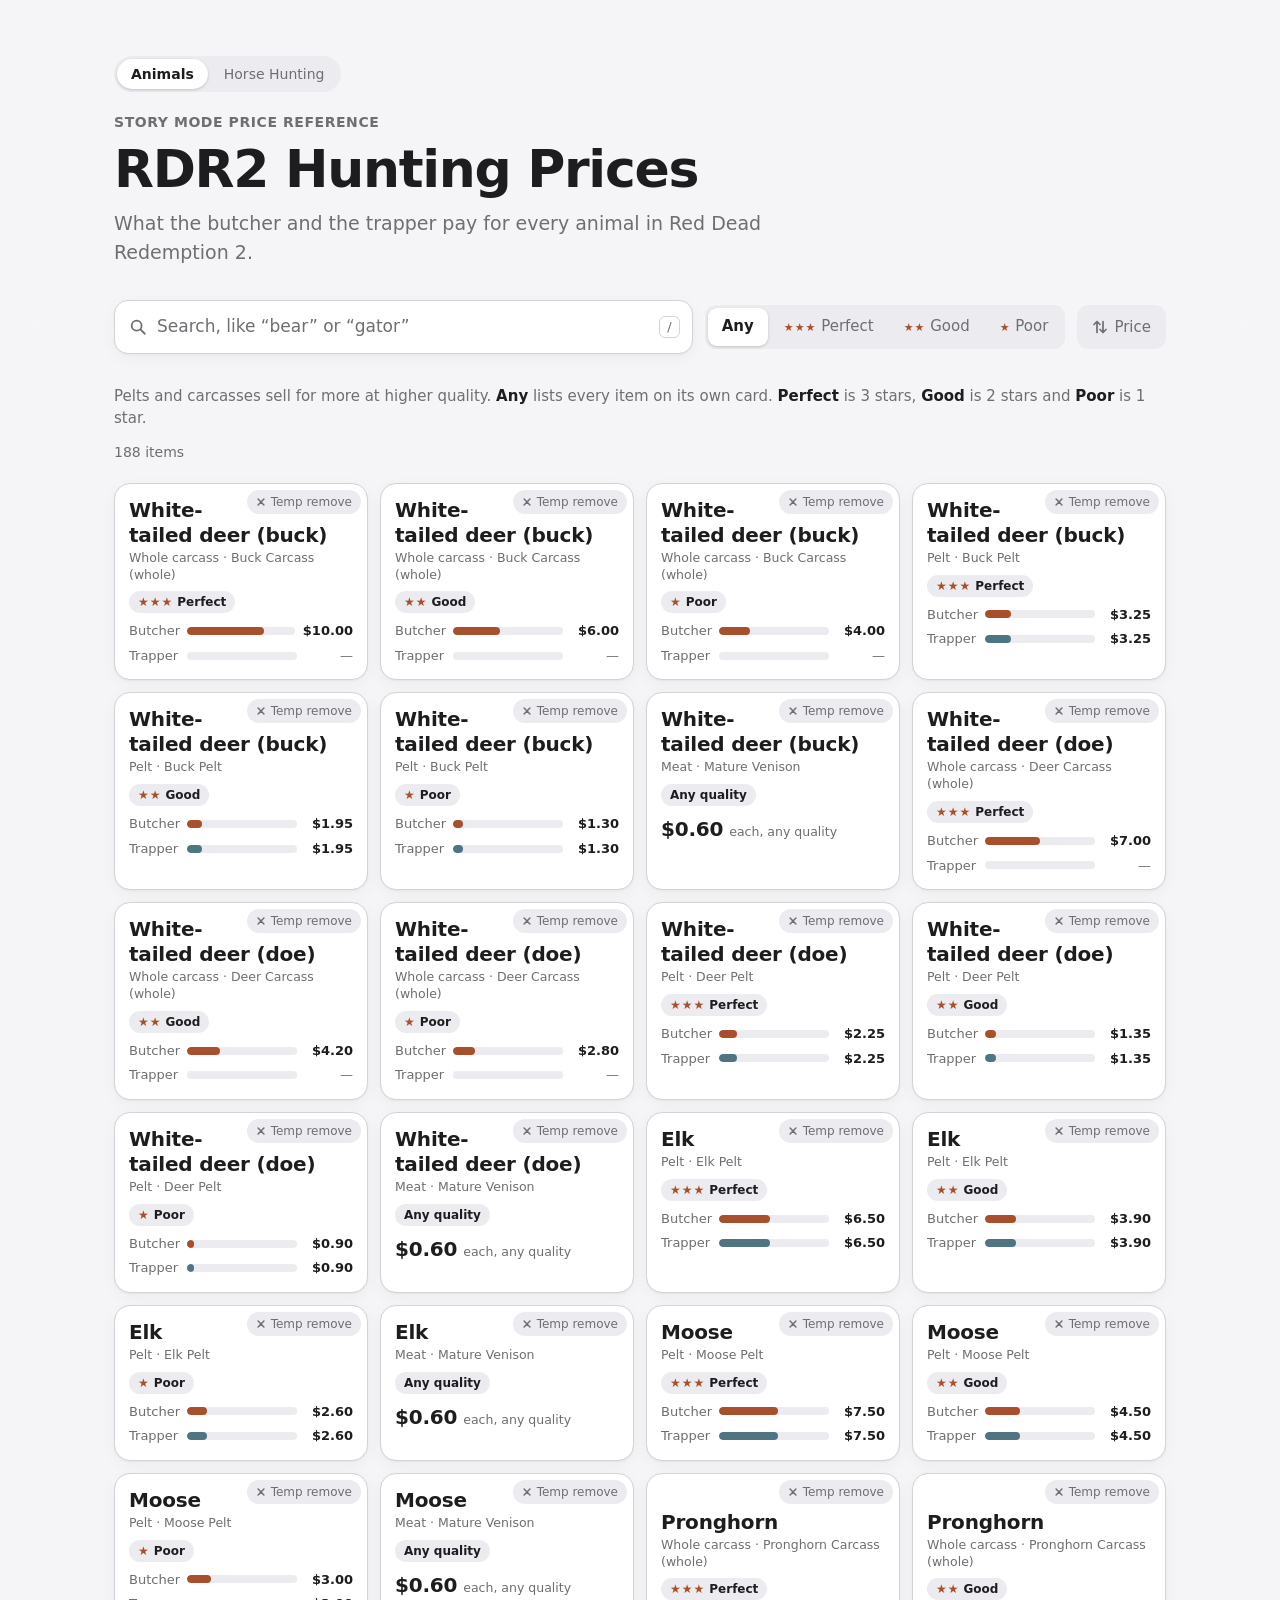
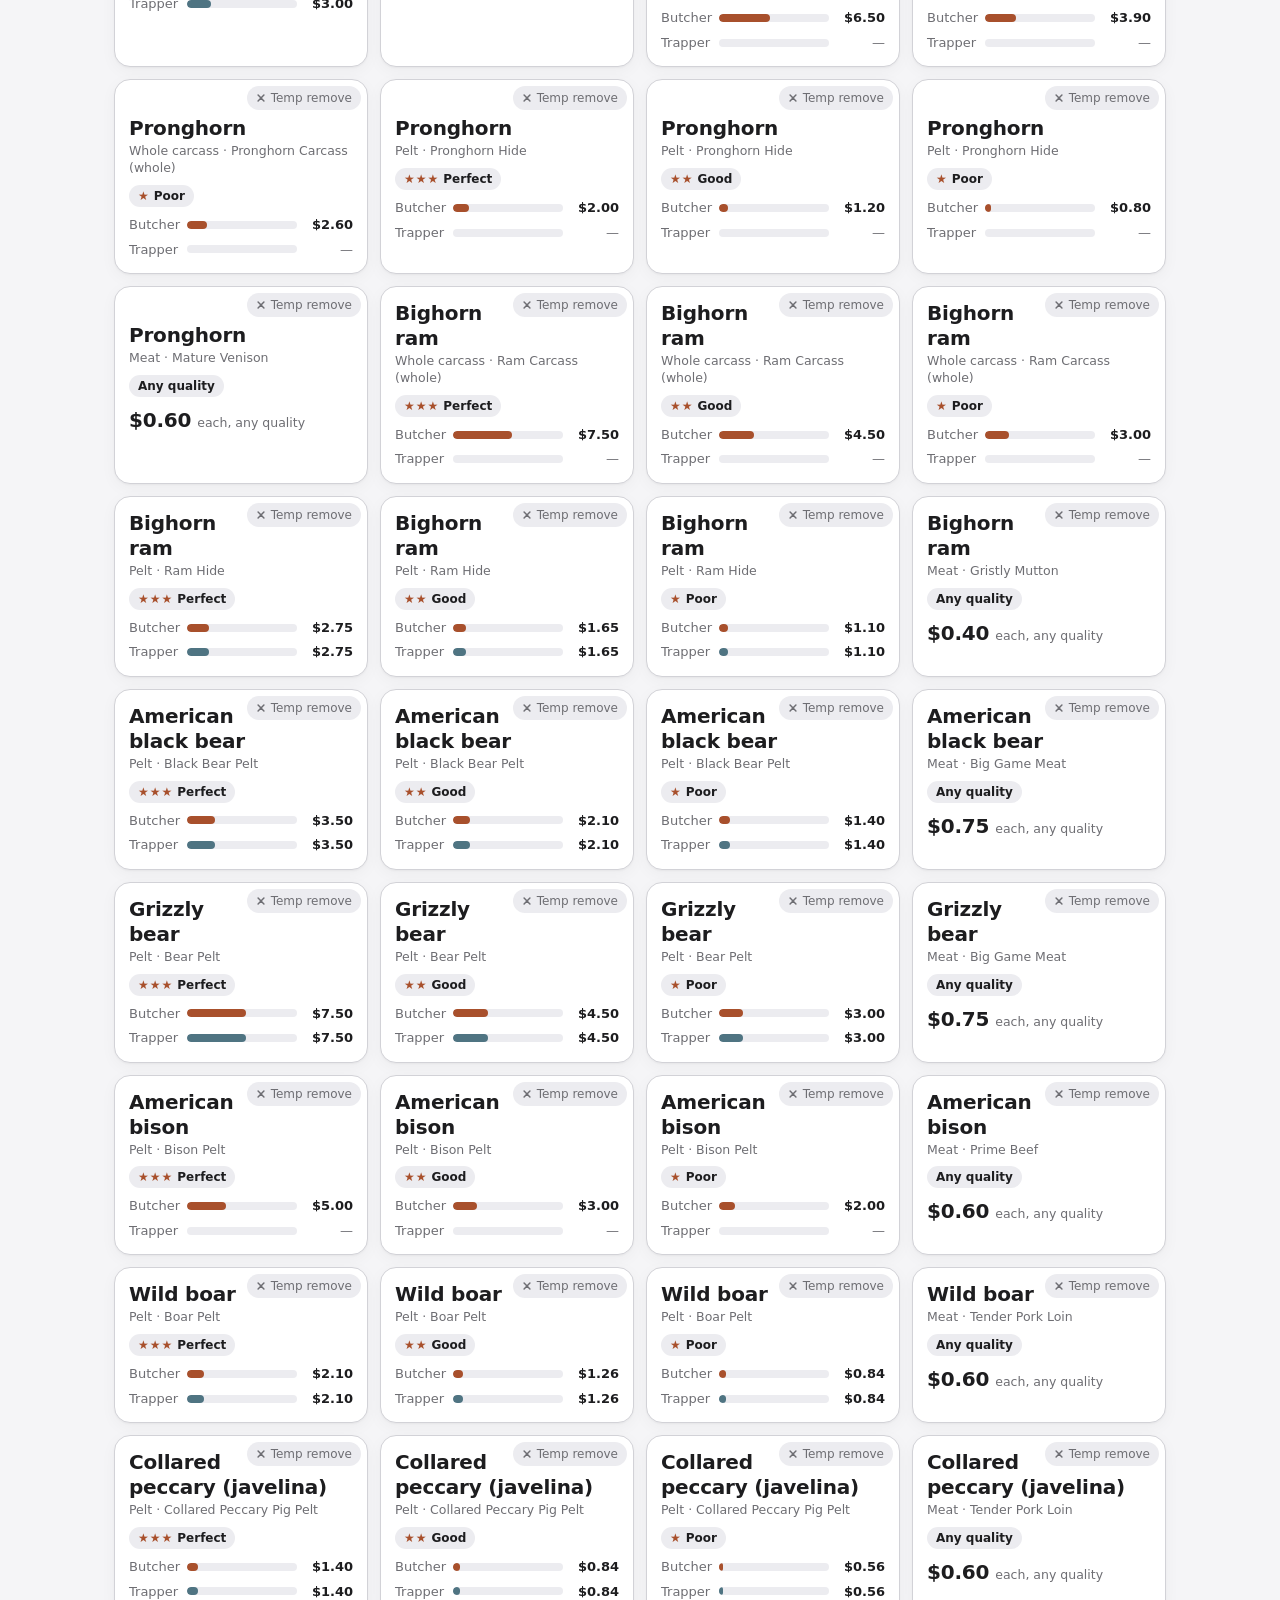
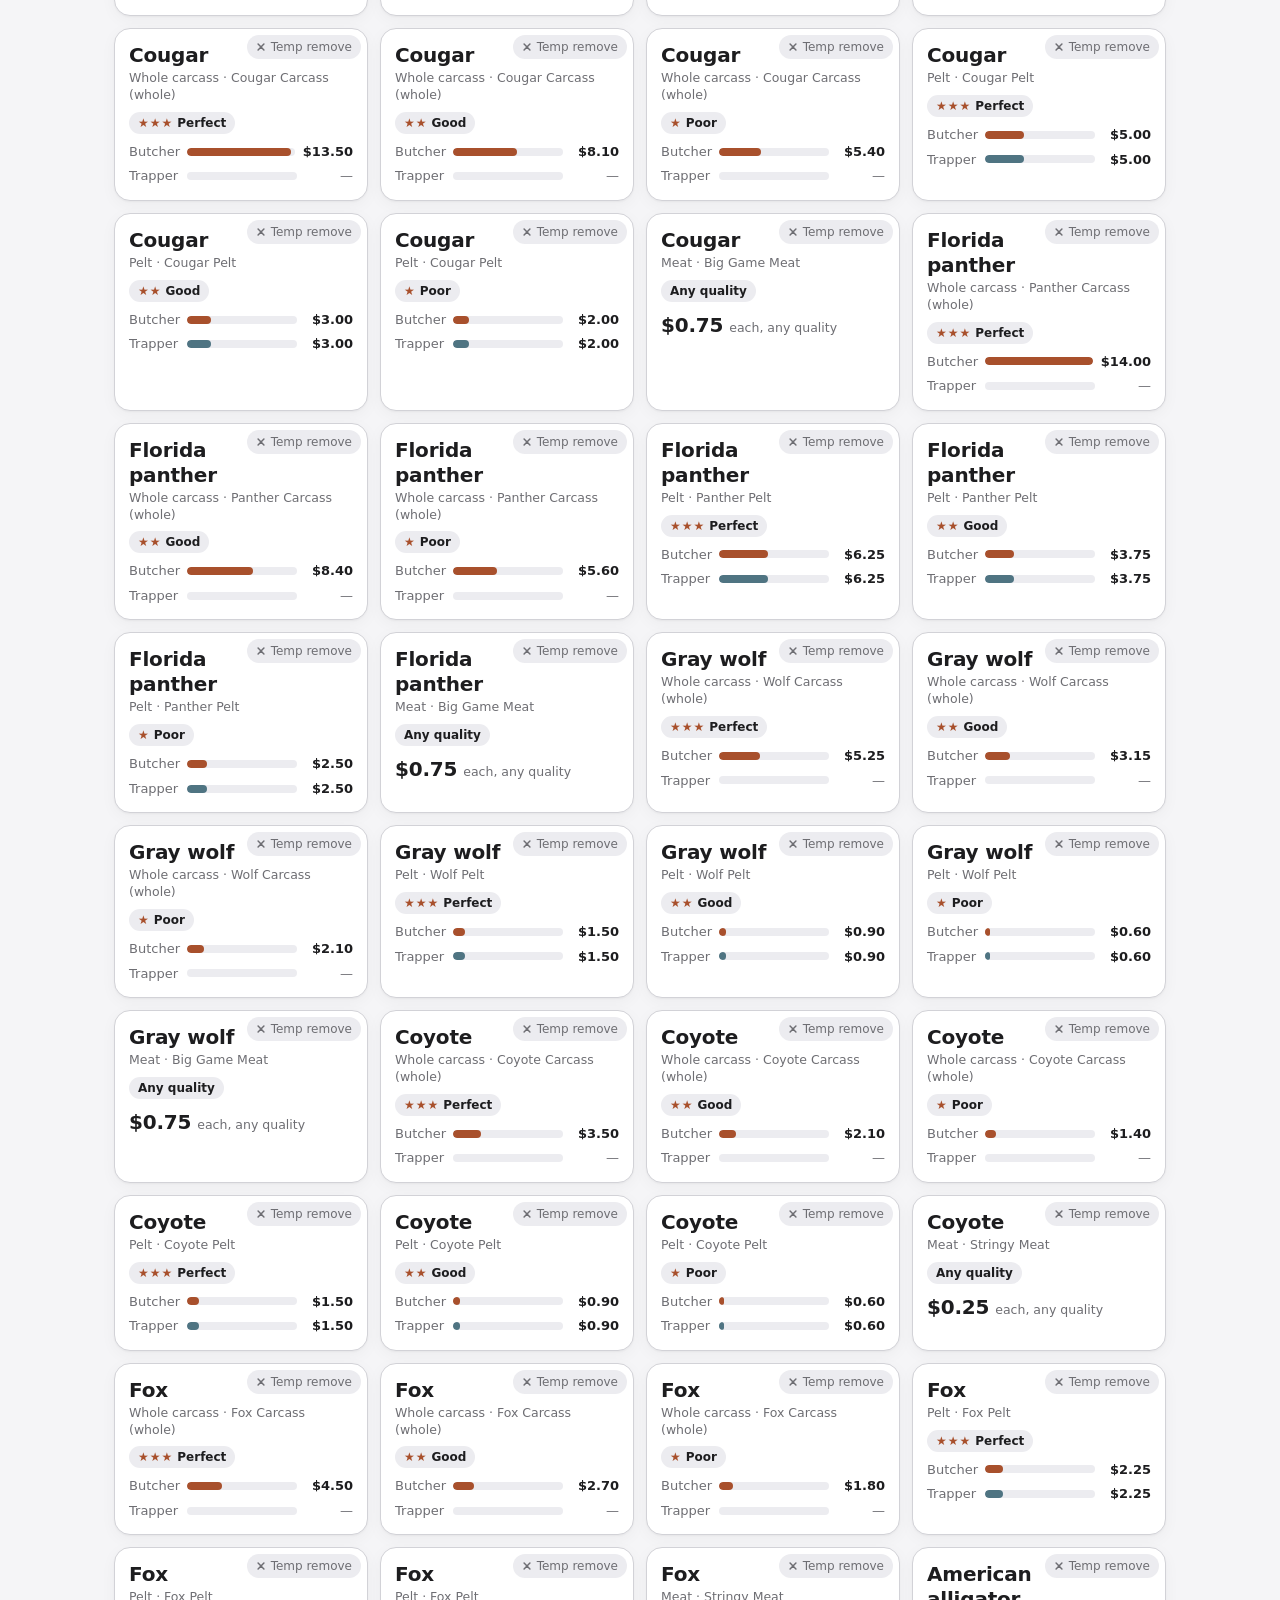
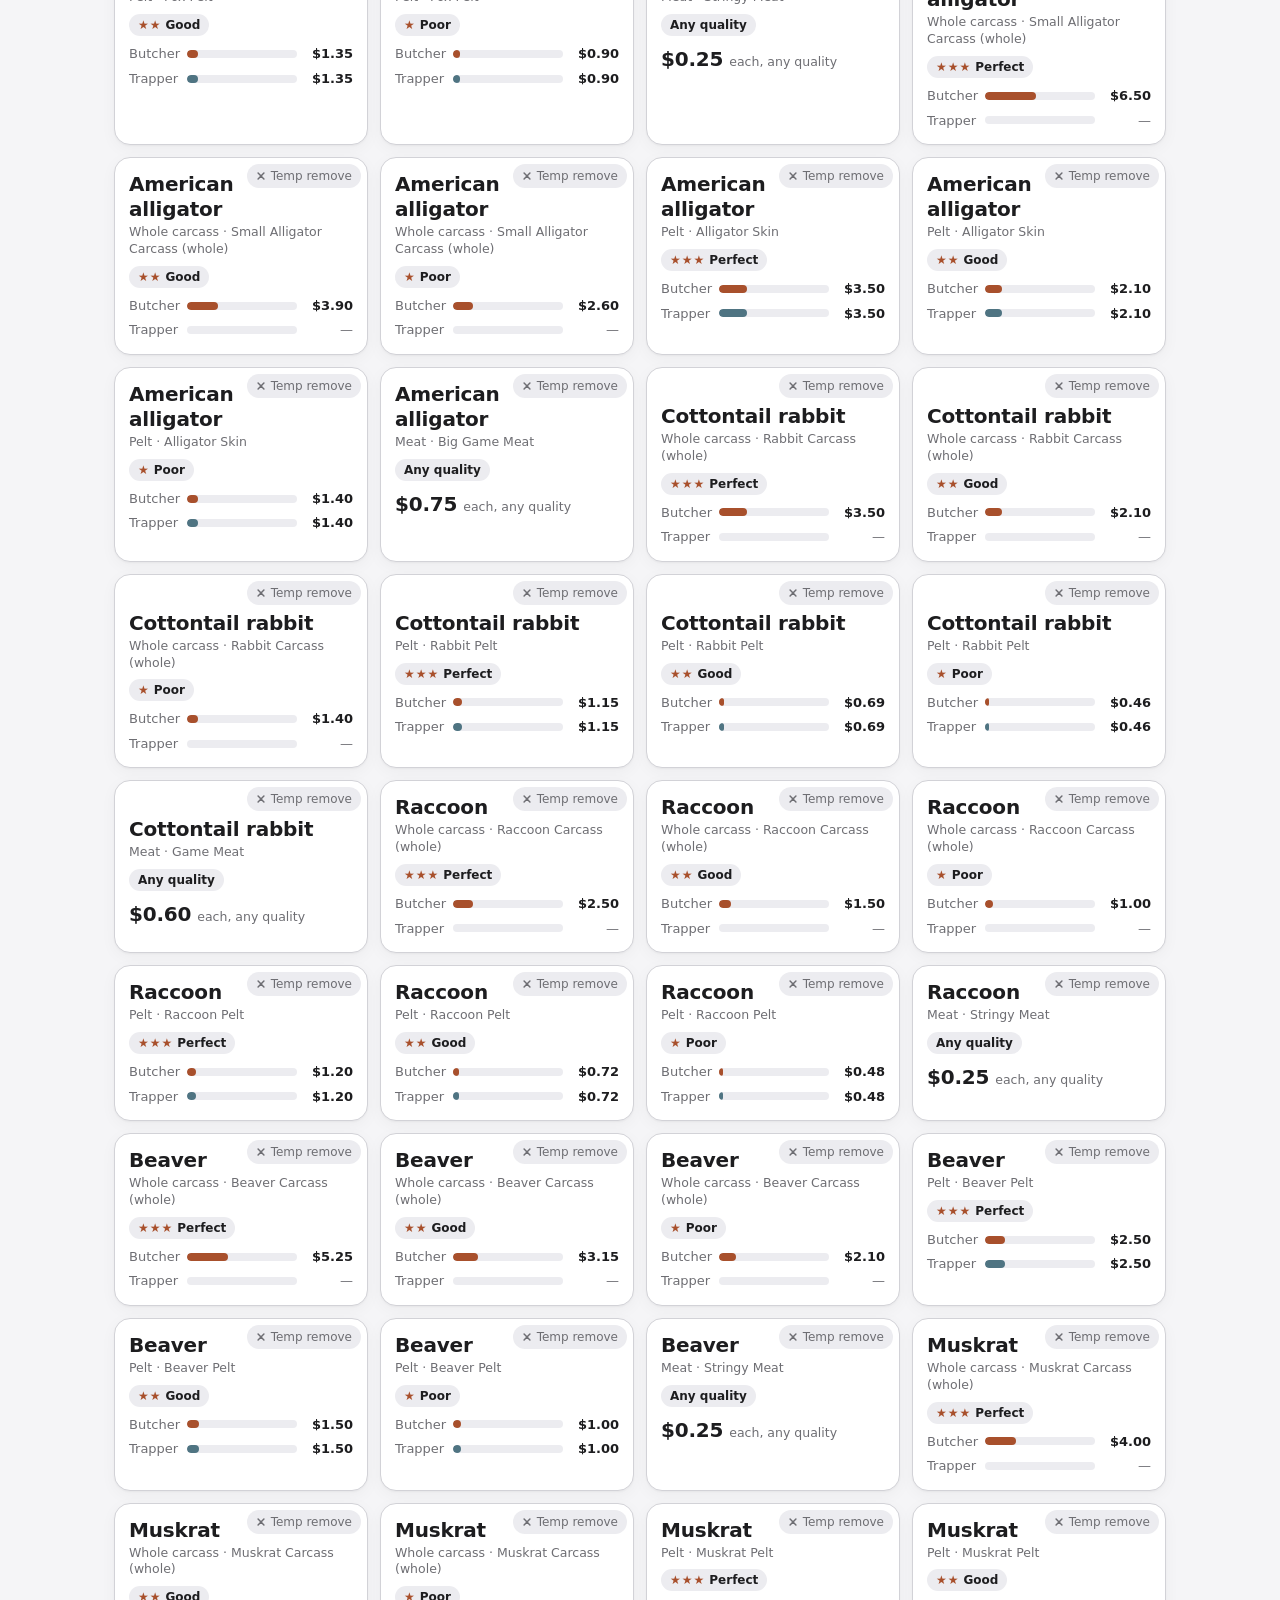
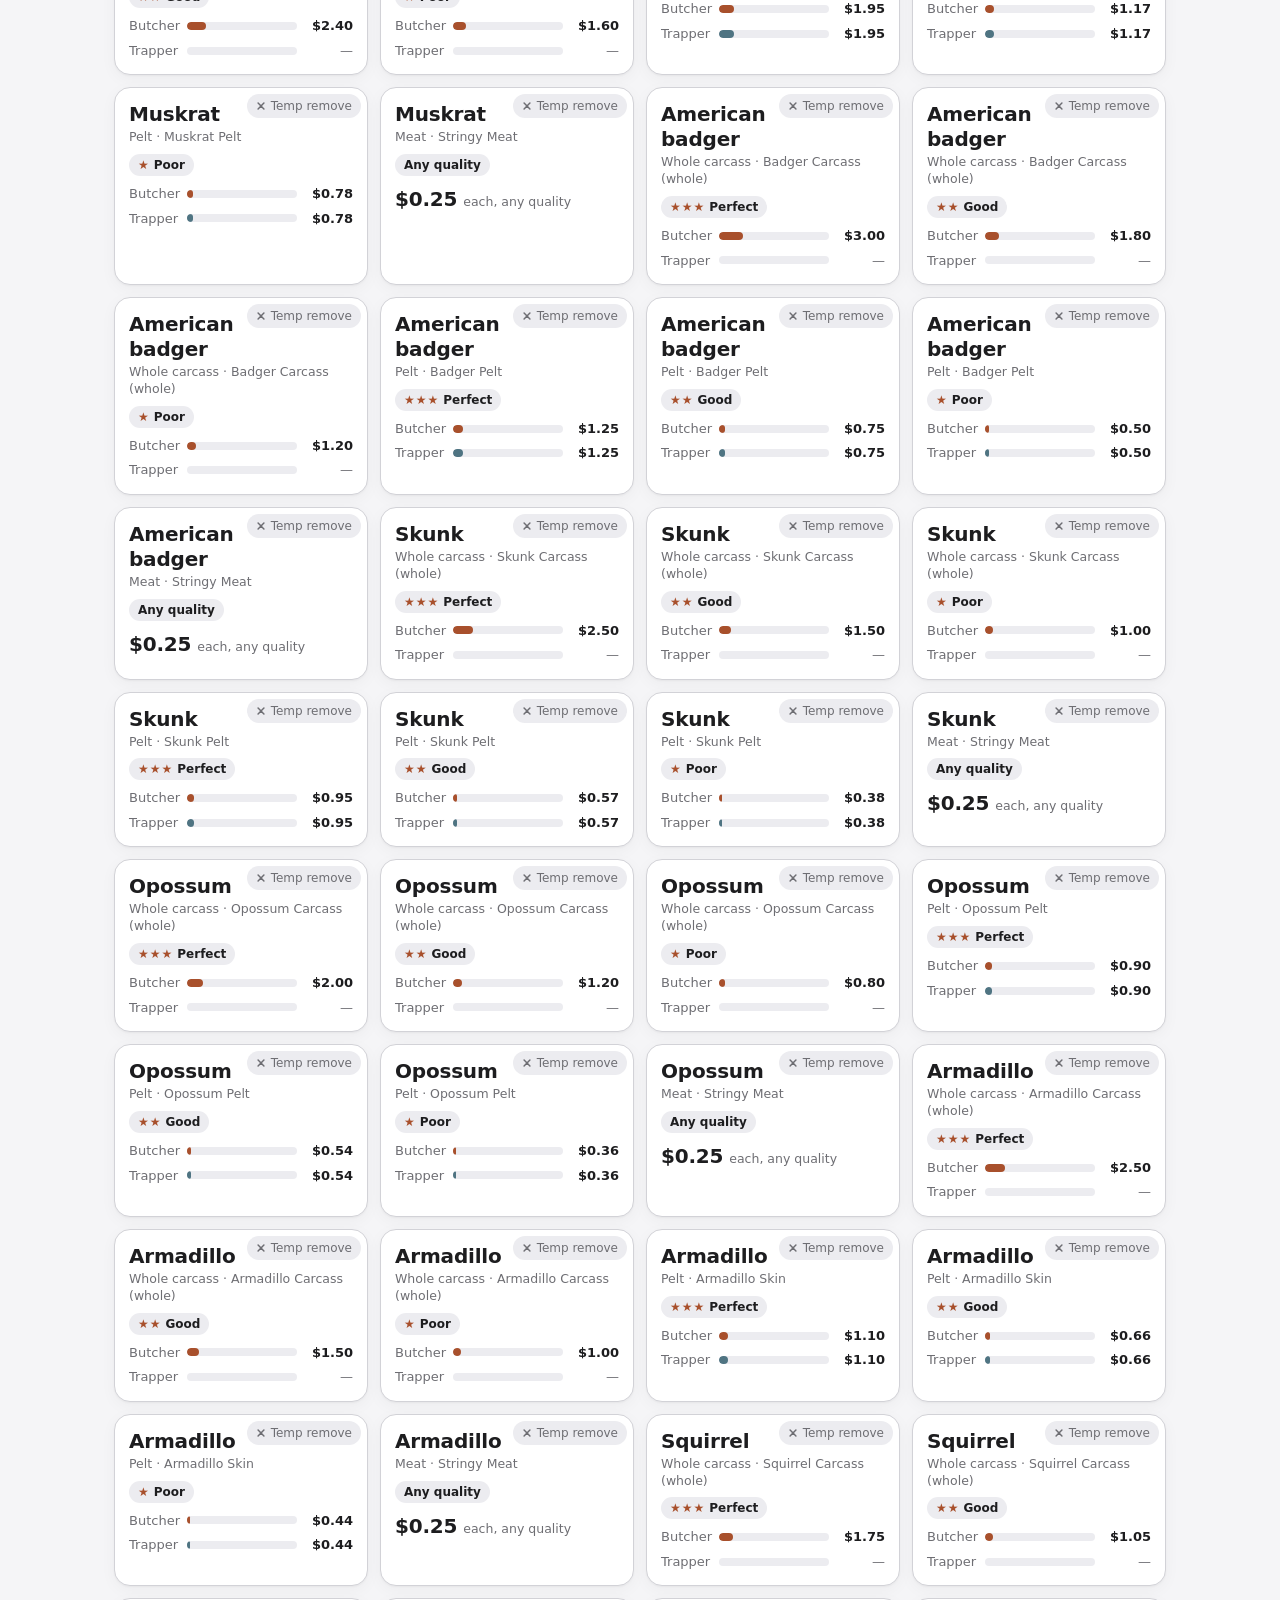
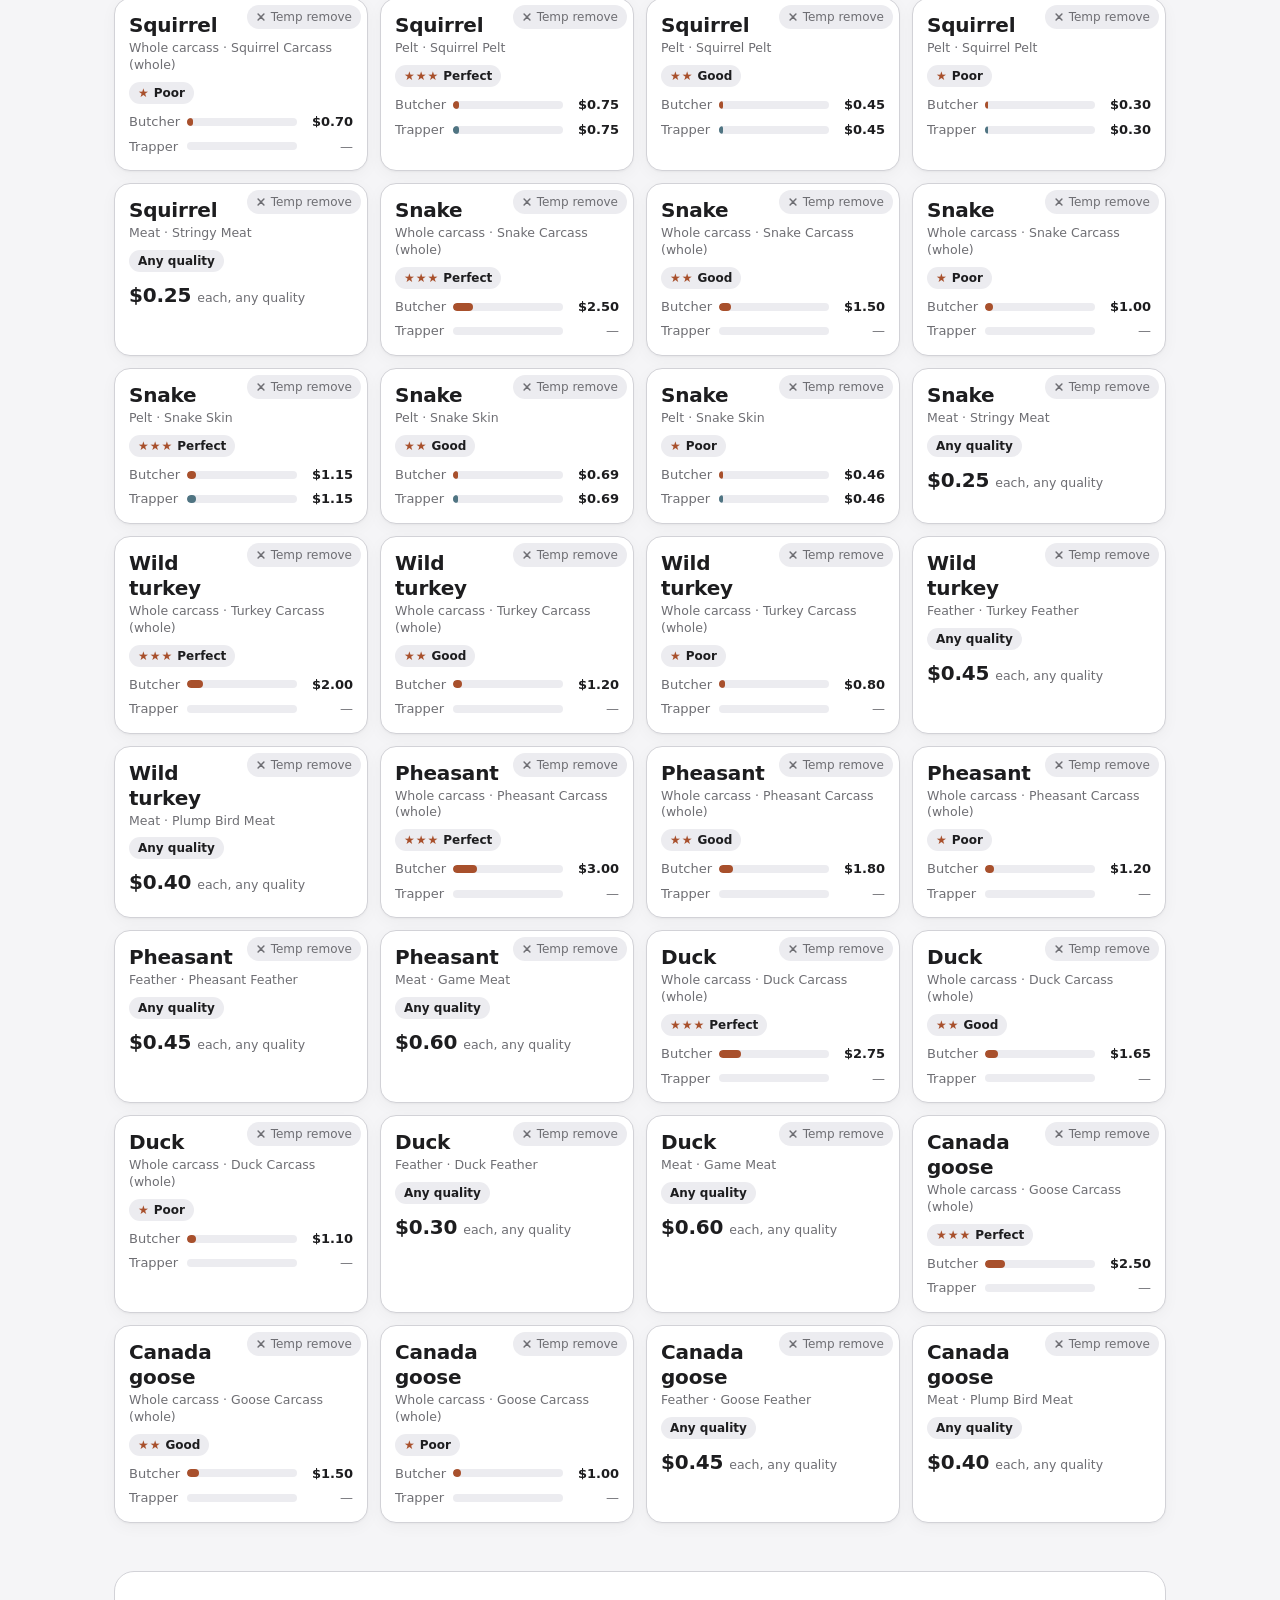
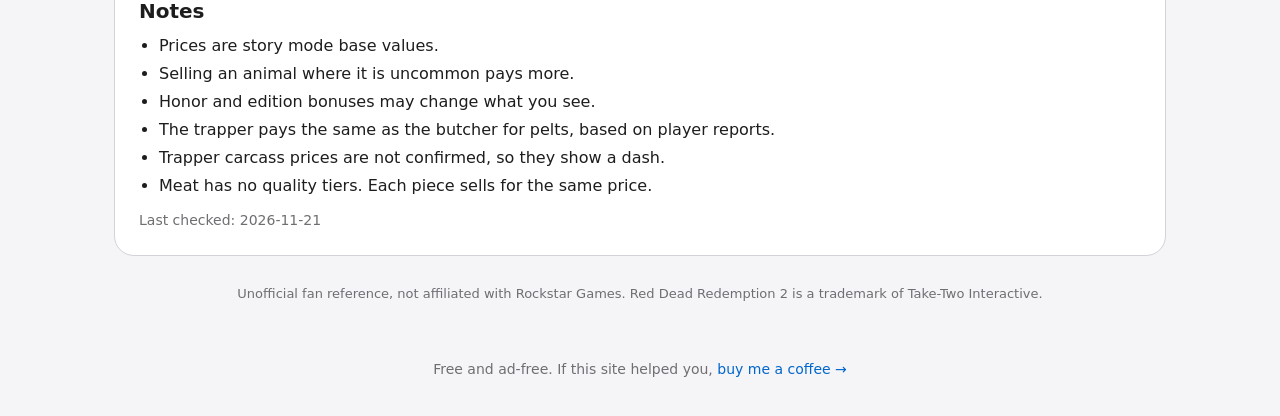
<file: index.html>
<!doctype html>
<html lang="en">
<head>
<meta charset="utf-8">
<meta name="viewport" content="width=device-width, initial-scale=1">
<title>RDR2 Hunting Prices — Butcher &amp; Trapper Values (Story Mode)</title>
<meta name="description" content="Free Red Dead Redemption 2 story mode price list. See what the butcher and trapper pay for every animal's carcass, pelt and meat at each quality.">
<link rel="canonical" href="https://rdr2hunting.pages.dev/">
<meta name="color-scheme" content="light dark">
<meta name="theme-color" content="#f5f5f7" media="(prefers-color-scheme: light)">
<meta name="theme-color" content="#000000" media="(prefers-color-scheme: dark)">
<meta property="og:type" content="website">
<meta property="og:site_name" content="RDR2 Hunting Prices">
<meta property="og:title" content="RDR2 Hunting Prices — Butcher &amp; Trapper Values (Story Mode)">
<meta property="og:description" content="Free Red Dead Redemption 2 story mode price list. See what the butcher and trapper pay for every animal's carcass, pelt and meat at each quality.">
<meta property="og:url" content="https://rdr2hunting.pages.dev/">
<meta property="og:image" content="https://rdr2hunting.pages.dev/og-image.png">
<meta property="og:image:width" content="1200">
<meta property="og:image:height" content="630">
<meta name="twitter:card" content="summary_large_image">
<meta name="twitter:title" content="RDR2 Hunting Prices — Butcher &amp; Trapper Values (Story Mode)">
<meta name="twitter:description" content="Free Red Dead Redemption 2 story mode price list. See what the butcher and trapper pay for every animal's carcass, pelt and meat at each quality.">
<meta name="twitter:image" content="https://rdr2hunting.pages.dev/og-image.png">
<link rel="icon" href="/favicon.ico" sizes="any">
<link rel="icon" href="/favicon.svg" type="image/svg+xml">
<link rel="apple-touch-icon" href="/apple-touch-icon.png">
<link rel="stylesheet" href="styles.css">
<script type="application/ld+json">{"@context":"https://schema.org","@type":"WebSite","name":"RDR2 Hunting Prices","url":"https://rdr2hunting.pages.dev/"}</script>
</head>
<body>
<a class="skip" href="#grid">Skip to the animals</a>

<header class="site-header">
  <nav class="sitenav" aria-label="Site sections"><a href="/" aria-current="page">Animals</a><a href="/horses/">Horse Hunting</a></nav>
  <p class="eyebrow">Story mode price reference</p>
  <h1>RDR2 Hunting Prices</h1>
  <p class="lede">What the butcher and the trapper pay for every animal in Red Dead Redemption 2.</p>
</header>

<div id="stick-sentinel" class="sentinel" aria-hidden="true"></div>
<div class="searchbar">
  <div class="searchwrap">
   <div class="searchfield">
    <label for="search" class="sr">Search animals</label>
    <div class="field">
      <svg class="icon" viewBox="0 0 20 20" width="18" height="18" aria-hidden="true"><circle cx="8.5" cy="8.5" r="5.5" fill="none" stroke="currentColor" stroke-width="2"/><path d="M13 13l4.5 4.5" stroke="currentColor" stroke-width="2" stroke-linecap="round"/></svg>
      <input id="search" type="text" role="combobox" aria-autocomplete="list" aria-expanded="false" aria-controls="suggestions" aria-haspopup="listbox" autocomplete="off" autocapitalize="off" spellcheck="false" placeholder="Search, like “bear” or “gator”">
      <button id="clear" class="clear" type="button" aria-label="Clear search" hidden>
        <svg viewBox="0 0 20 20" width="14" height="14" aria-hidden="true"><path d="M5 5l10 10M15 5L5 15" stroke="currentColor" stroke-width="2" stroke-linecap="round"/></svg>
      </button>
      <kbd class="slash" aria-hidden="true">/</kbd>
    </div>
    <ul id="suggestions" class="suggestions" role="listbox" aria-label="Suggestions" hidden></ul>
   </div>
   <fieldset class="seg" id="tiers">
      <legend class="sr">Quality shown on all cards</legend>
      <input type="radio" name="tier" id="tier-any" value="any" checked><label for="tier-any">Any</label>
      <input type="radio" name="tier" id="tier-perfect" value="perfect"><label for="tier-perfect"><span class="stars" aria-hidden="true">★★★</span> Perfect</label>
      <input type="radio" name="tier" id="tier-good" value="good"><label for="tier-good"><span class="stars" aria-hidden="true">★★</span> Good</label>
      <input type="radio" name="tier" id="tier-poor" value="poor"><label for="tier-poor"><span class="stars" aria-hidden="true">★</span> Poor</label>
   </fieldset>
   <button type="button" id="sort" class="sortbtn" data-sort="none" aria-pressed="false" aria-label="Sort by price" title="Sort by price"><span class="sortin"><svg viewBox="0 0 16 16" width="16" height="16" aria-hidden="true" focusable="false"><path class="up" d="M5 13.5V2.5M2 5.5l3-3 3 3" fill="none" stroke="currentColor" stroke-width="1.7" stroke-linecap="round" stroke-linejoin="round"/><path class="down" d="M11 2.5v11M8 10.5l3 3 3-3" fill="none" stroke="currentColor" stroke-width="1.7" stroke-linecap="round" stroke-linejoin="round"/></svg><span class="sortlbl">Price</span></span></button>
  </div>
</div>

<main>
  <section class="controls" aria-labelledby="legend-h">
    <h2 id="legend-h" class="sr">Quality</h2>
    <p class="legend">Pelts and carcasses sell for more at higher quality. <strong>Any</strong> lists every item on its own card. <strong>Perfect</strong> is 3 stars, <strong>Good</strong> is 2 stars and <strong>Poor</strong> is 1 star.</p>
    <p id="count" class="count" aria-live="polite">Loading…</p>
  </section>

  <div id="grid" class="grid" tabindex="-1"></div>
  <p id="empty" class="msg" role="status" hidden>No animals match. Try a shorter word.</p>
  <p id="error" class="msg error" role="alert" hidden>Sorry, the prices could not be loaded. Check your connection and reload the page. If you opened this file straight from disk, serve it with a local web server instead.</p>

  <section class="notes" aria-labelledby="notes-h">
    <h2 id="notes-h">Notes</h2>
    <ul>
      <li>Prices are story mode base values.</li>
      <li>Selling an animal where it is uncommon pays more.</li>
      <li>Honor and edition bonuses may change what you see.</li>
      <li>The trapper pays the same as the butcher for pelts, based on player reports.</li>
      <li>Trapper carcass prices are not confirmed, so they show a dash.</li>
      <li>Meat has no quality tiers. Each piece sells for the same price.</li>
    </ul>
    <p class="muted">Last checked: <time id="checked">…</time></p>
  </section>

  <p class="disclaimer">Unofficial fan reference, not affiliated with Rockstar Games. Red Dead Redemption 2 is a trademark of Take-Two Interactive.</p>
</main>

<footer class="site-footer">
<p class="kofi">Free and ad-free. If this site helped you, <a href="https://ko-fi.com/marcustravis" target="_blank" rel="noopener">buy me a coffee →</a></p>
</footer>

<button type="button" id="resetpage" class="resetpage" aria-label="Reset page and bring back 0 removed animals" hidden><svg viewBox="0 0 16 16" width="16" height="16" aria-hidden="true" focusable="false"><path d="M13.5 8a5.5 5.5 0 1 0-1.7 3.97M13.5 3.5V8H9" fill="none" stroke="currentColor" stroke-width="1.7" stroke-linecap="round" stroke-linejoin="round" transform="translate(16 0) scale(-1 1)"/></svg><span class="rtext">Reset page (0 removed)</span></button>
<script src="app.js"></script>
<!-- Cloudflare Web Analytics --><script type='module' src='https://static.cloudflareinsights.com/beacon.min.js' data-cf-beacon='{"token": "e9f3f237a4974bd6941612621444ef04"}'></script><!-- End Cloudflare Web Analytics -->
</body>
</html>
</file>
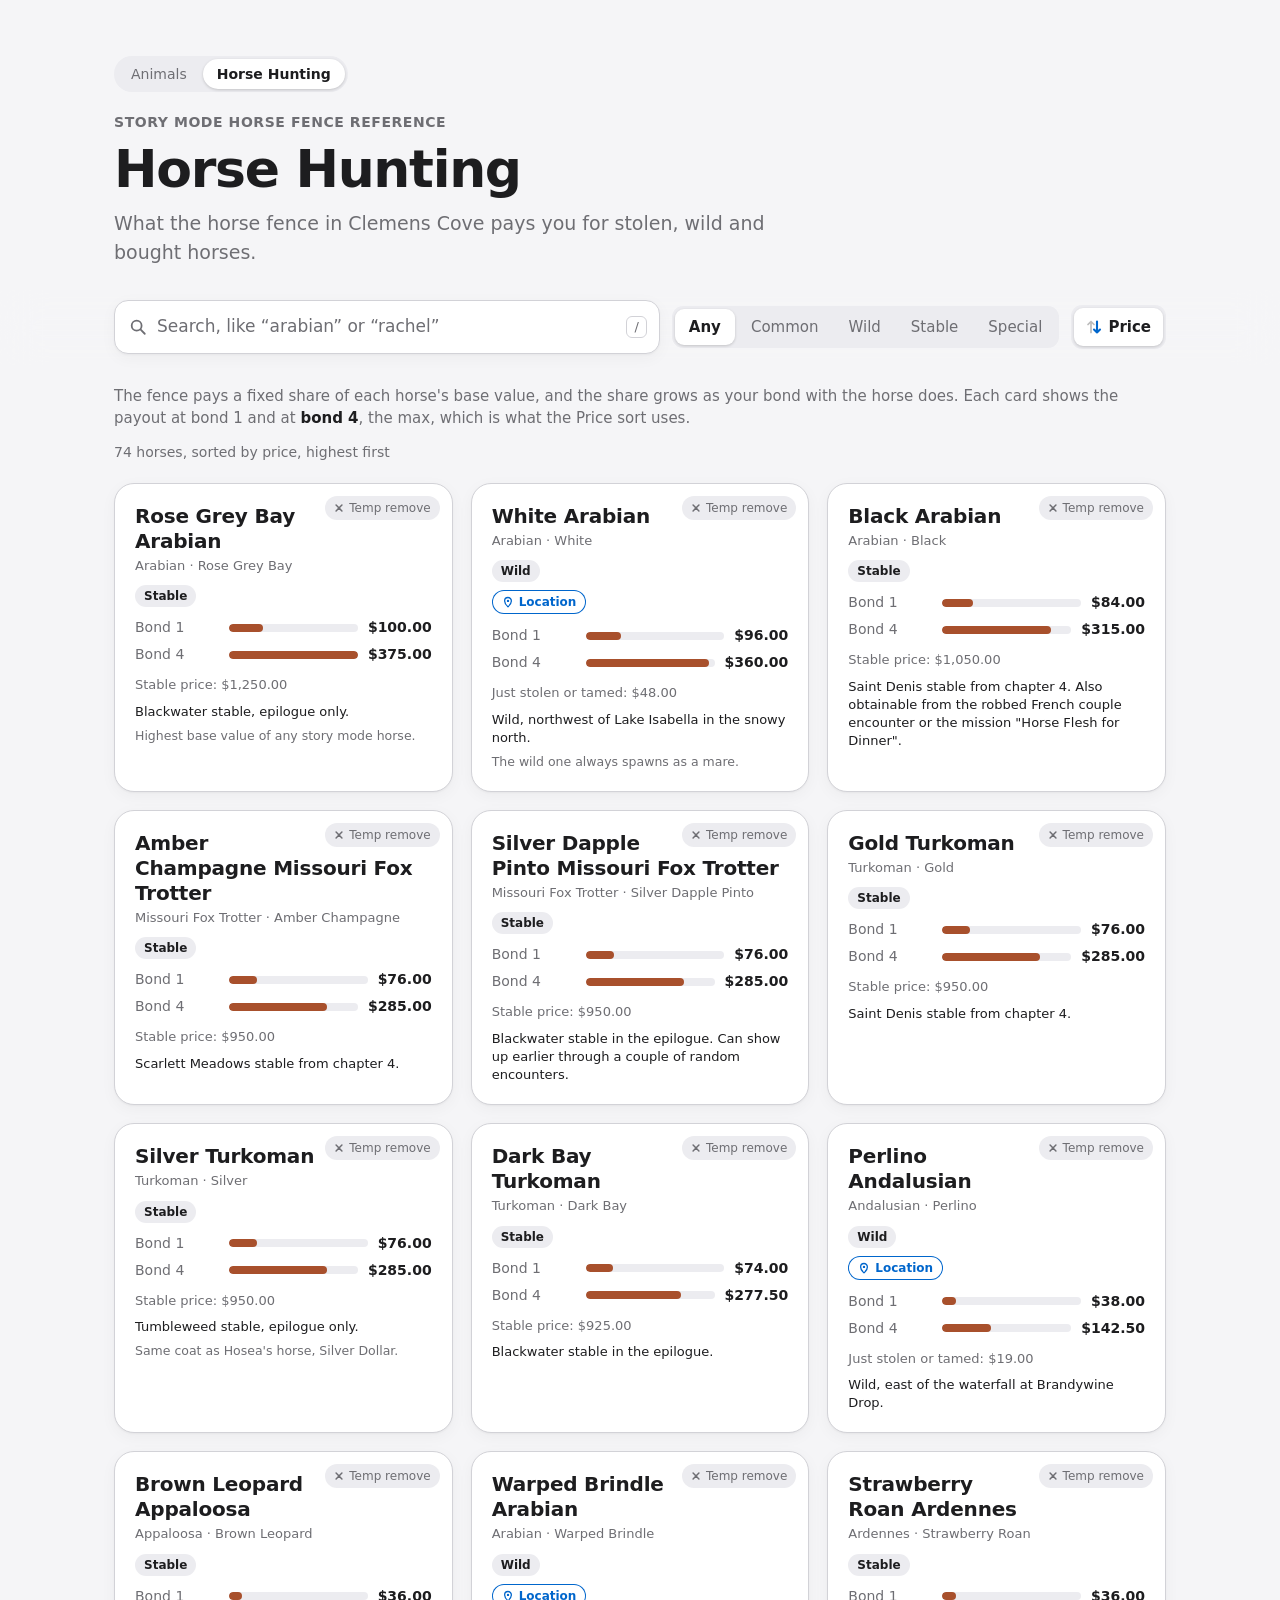
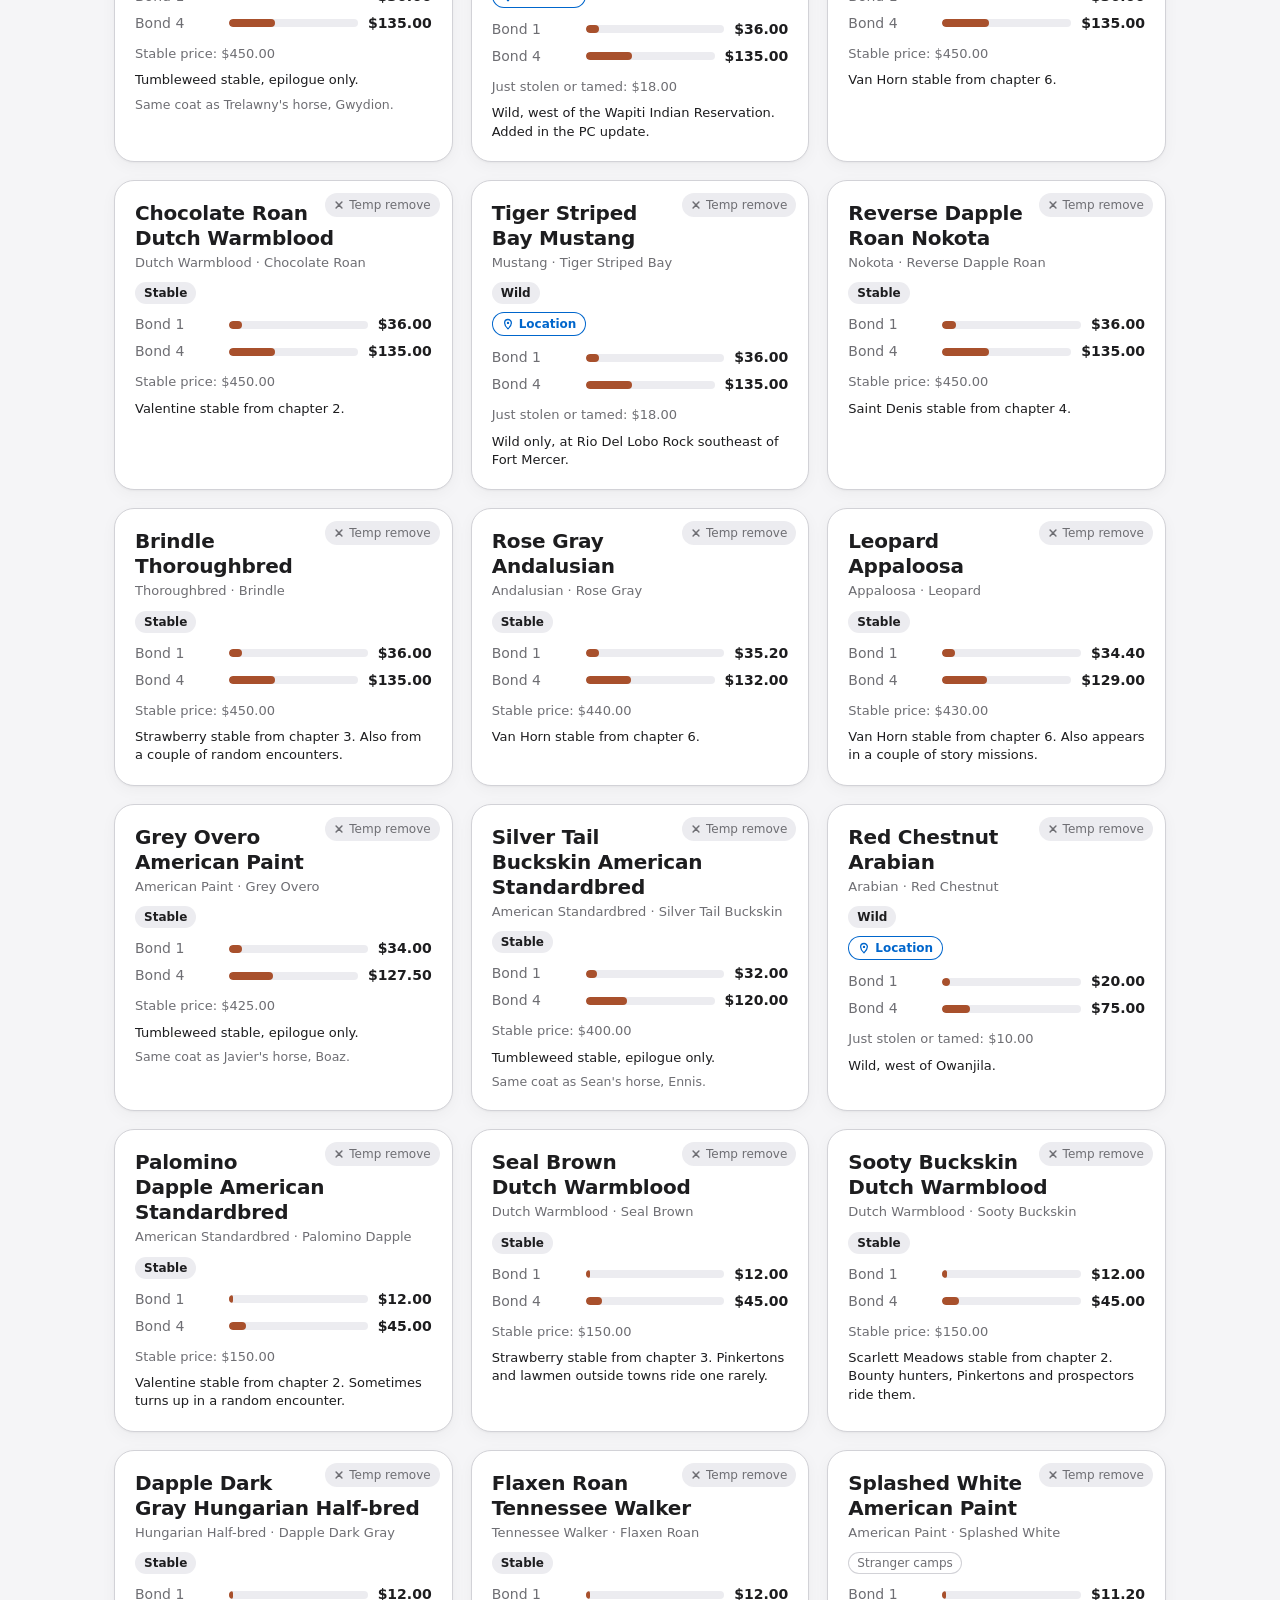
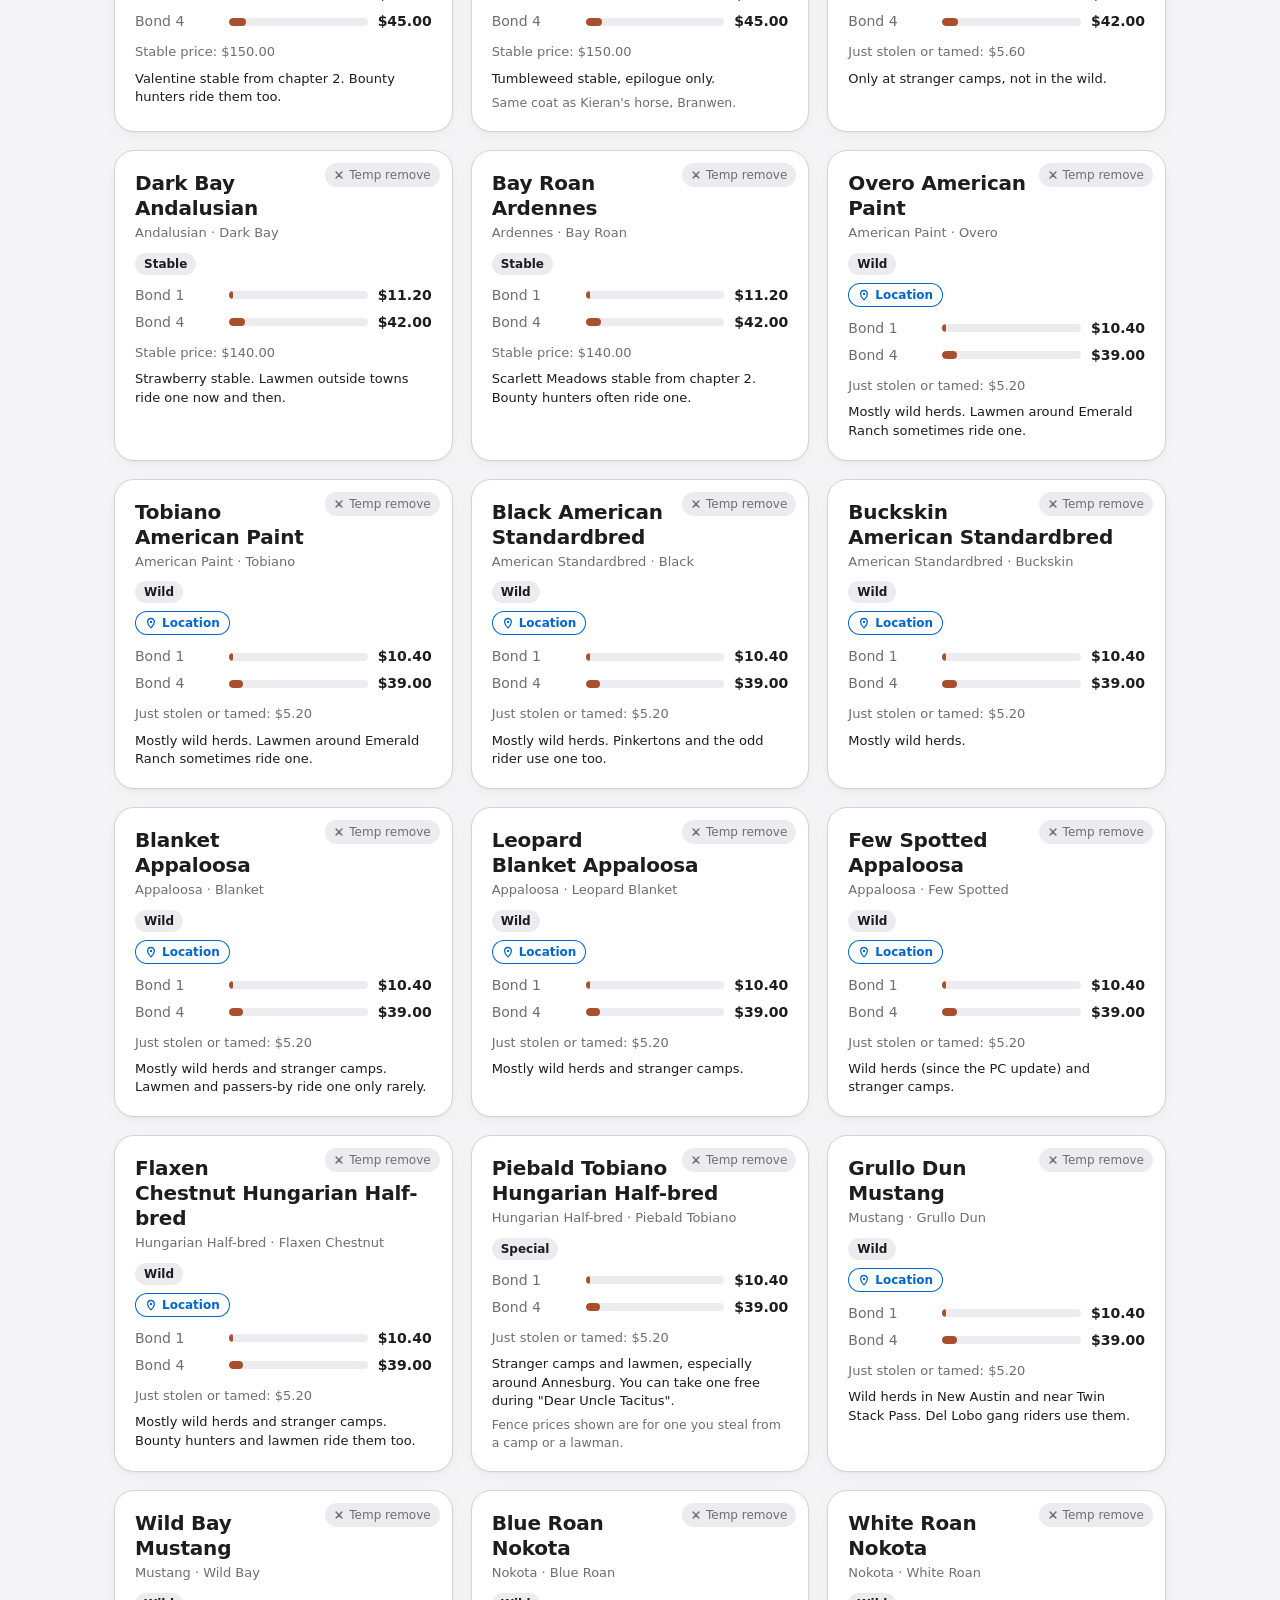
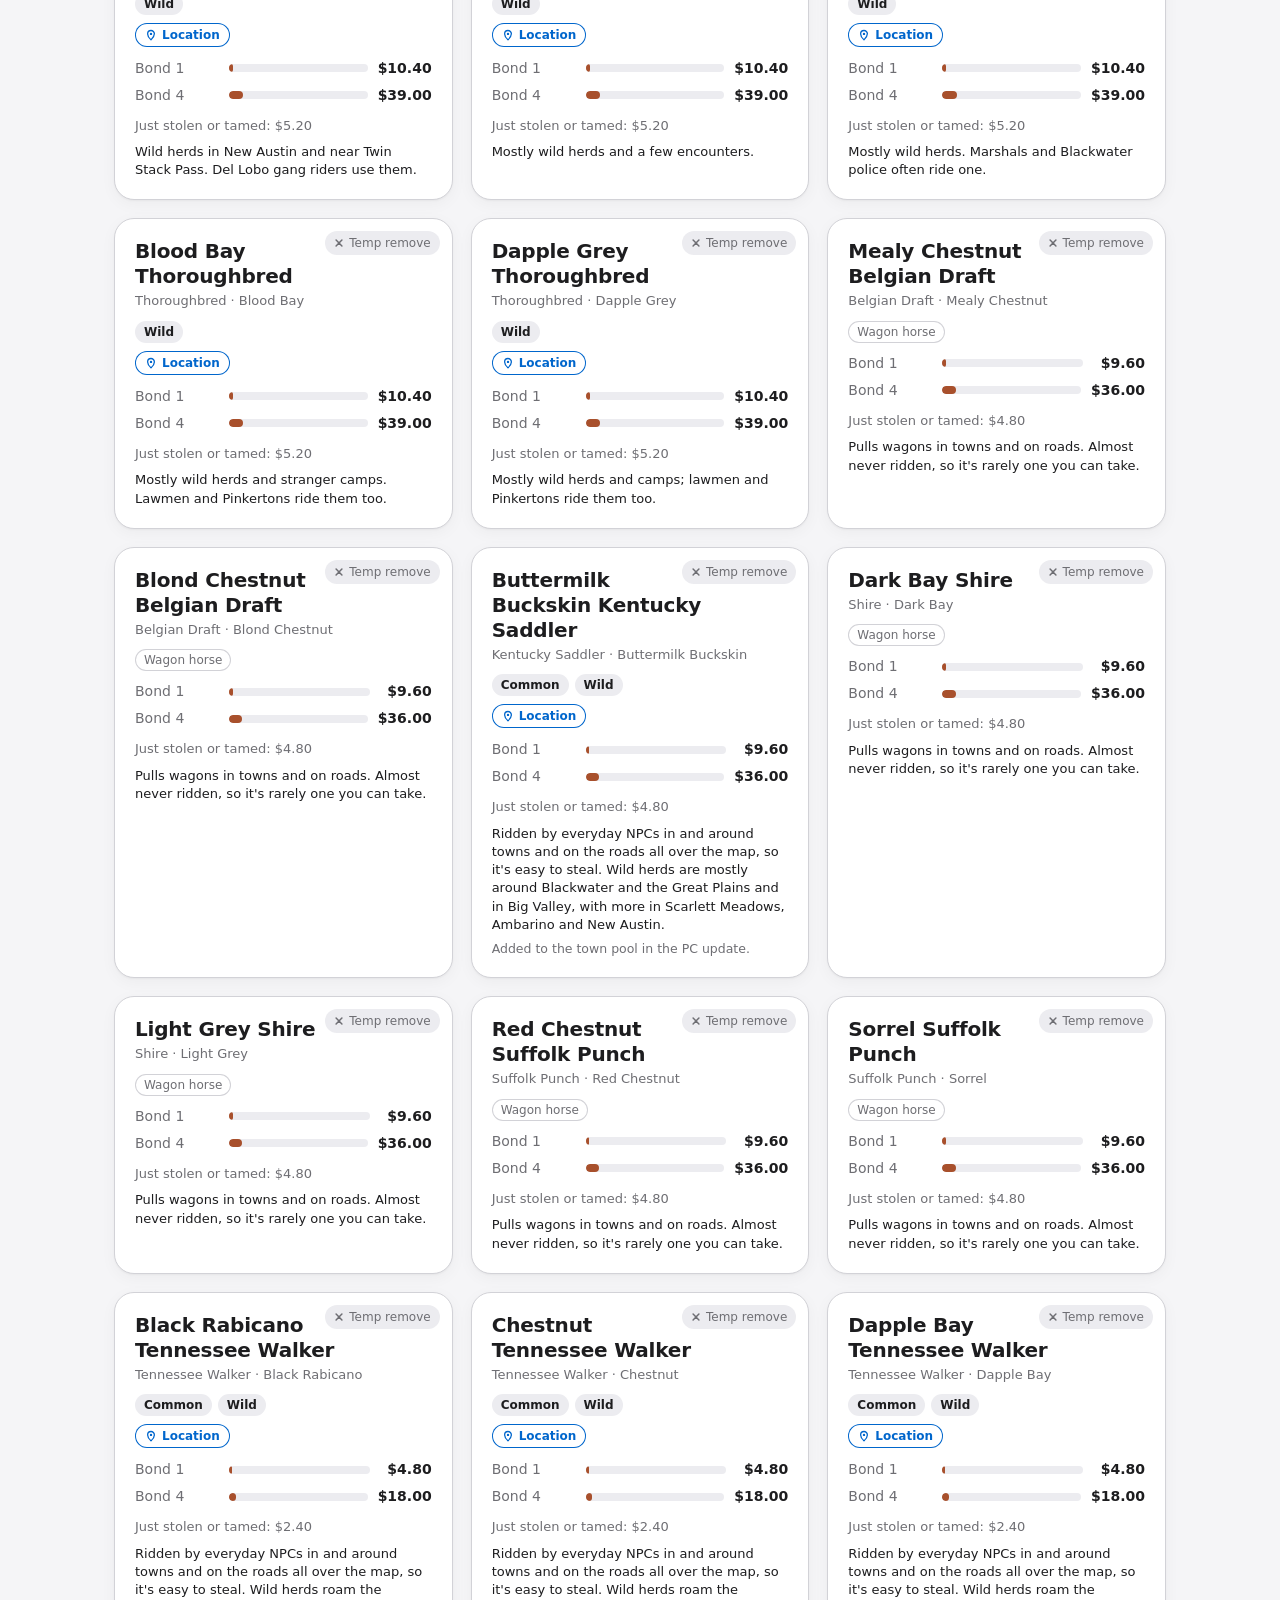
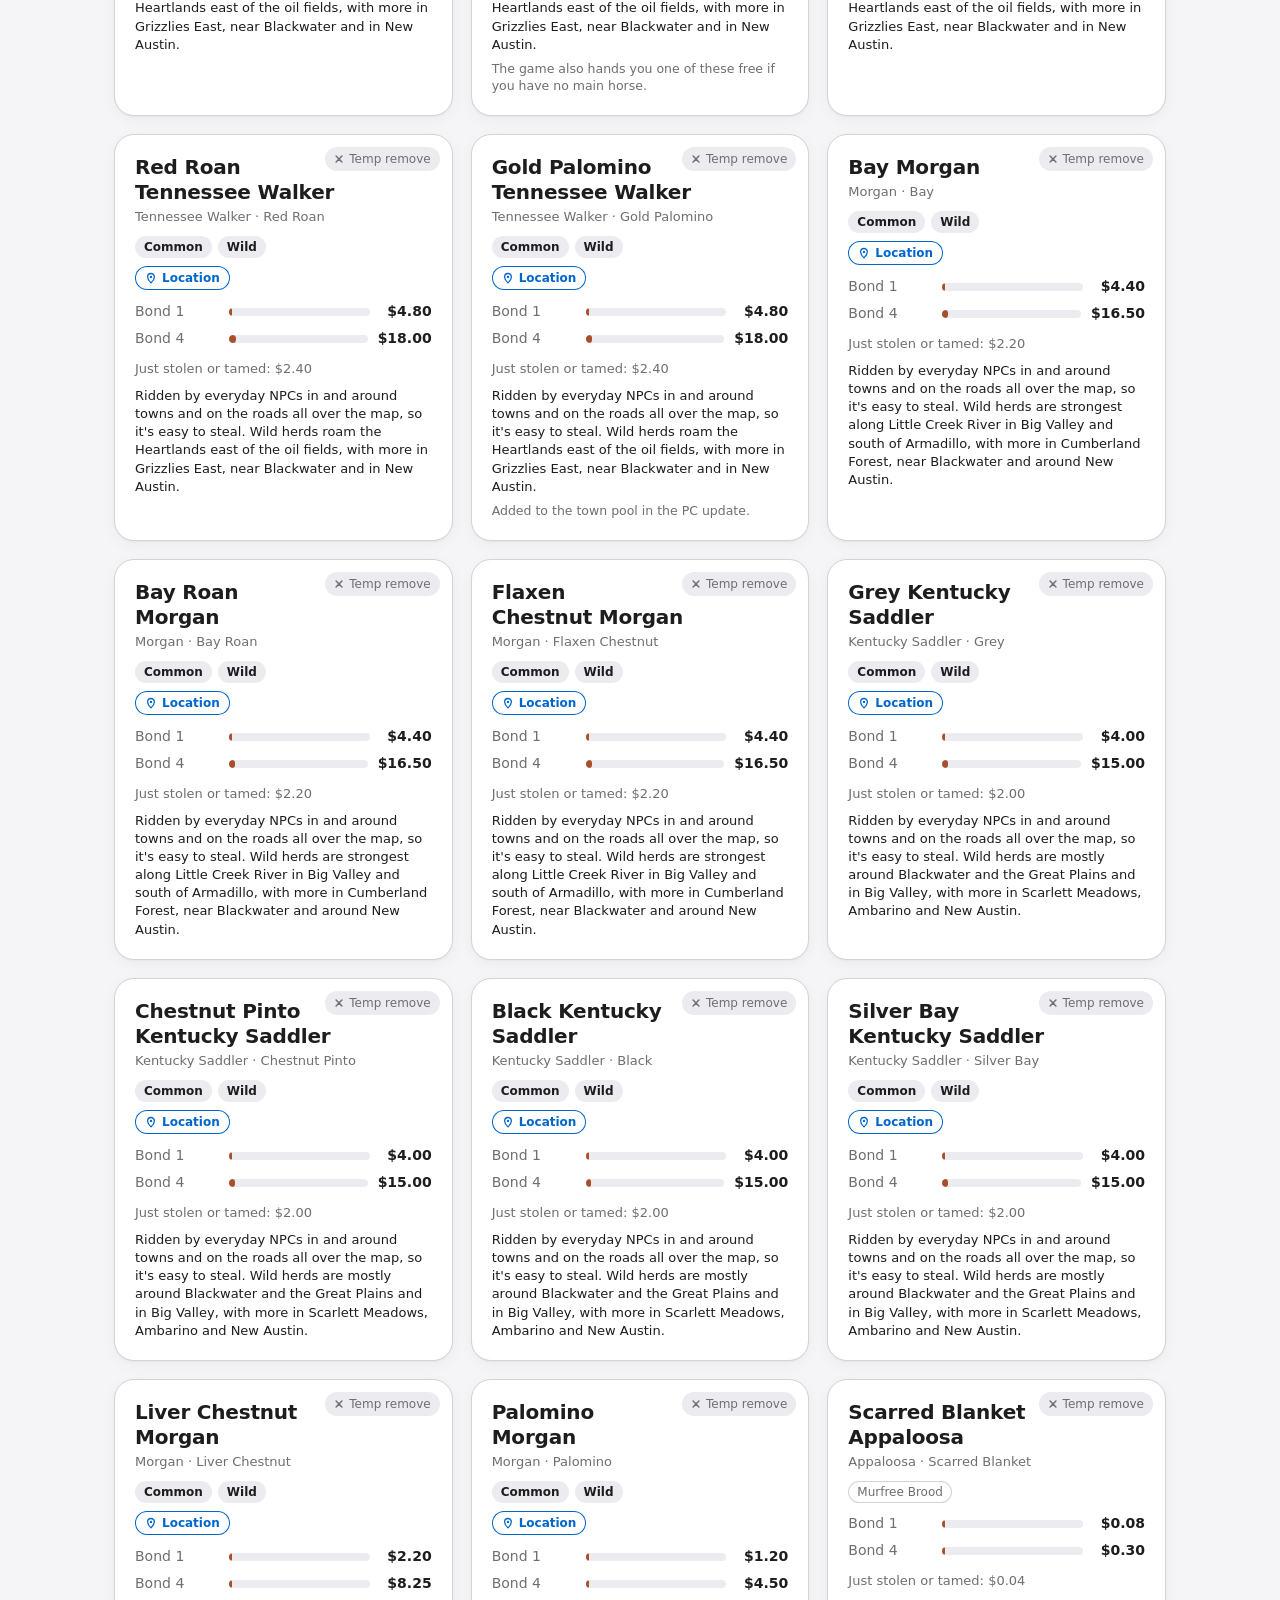
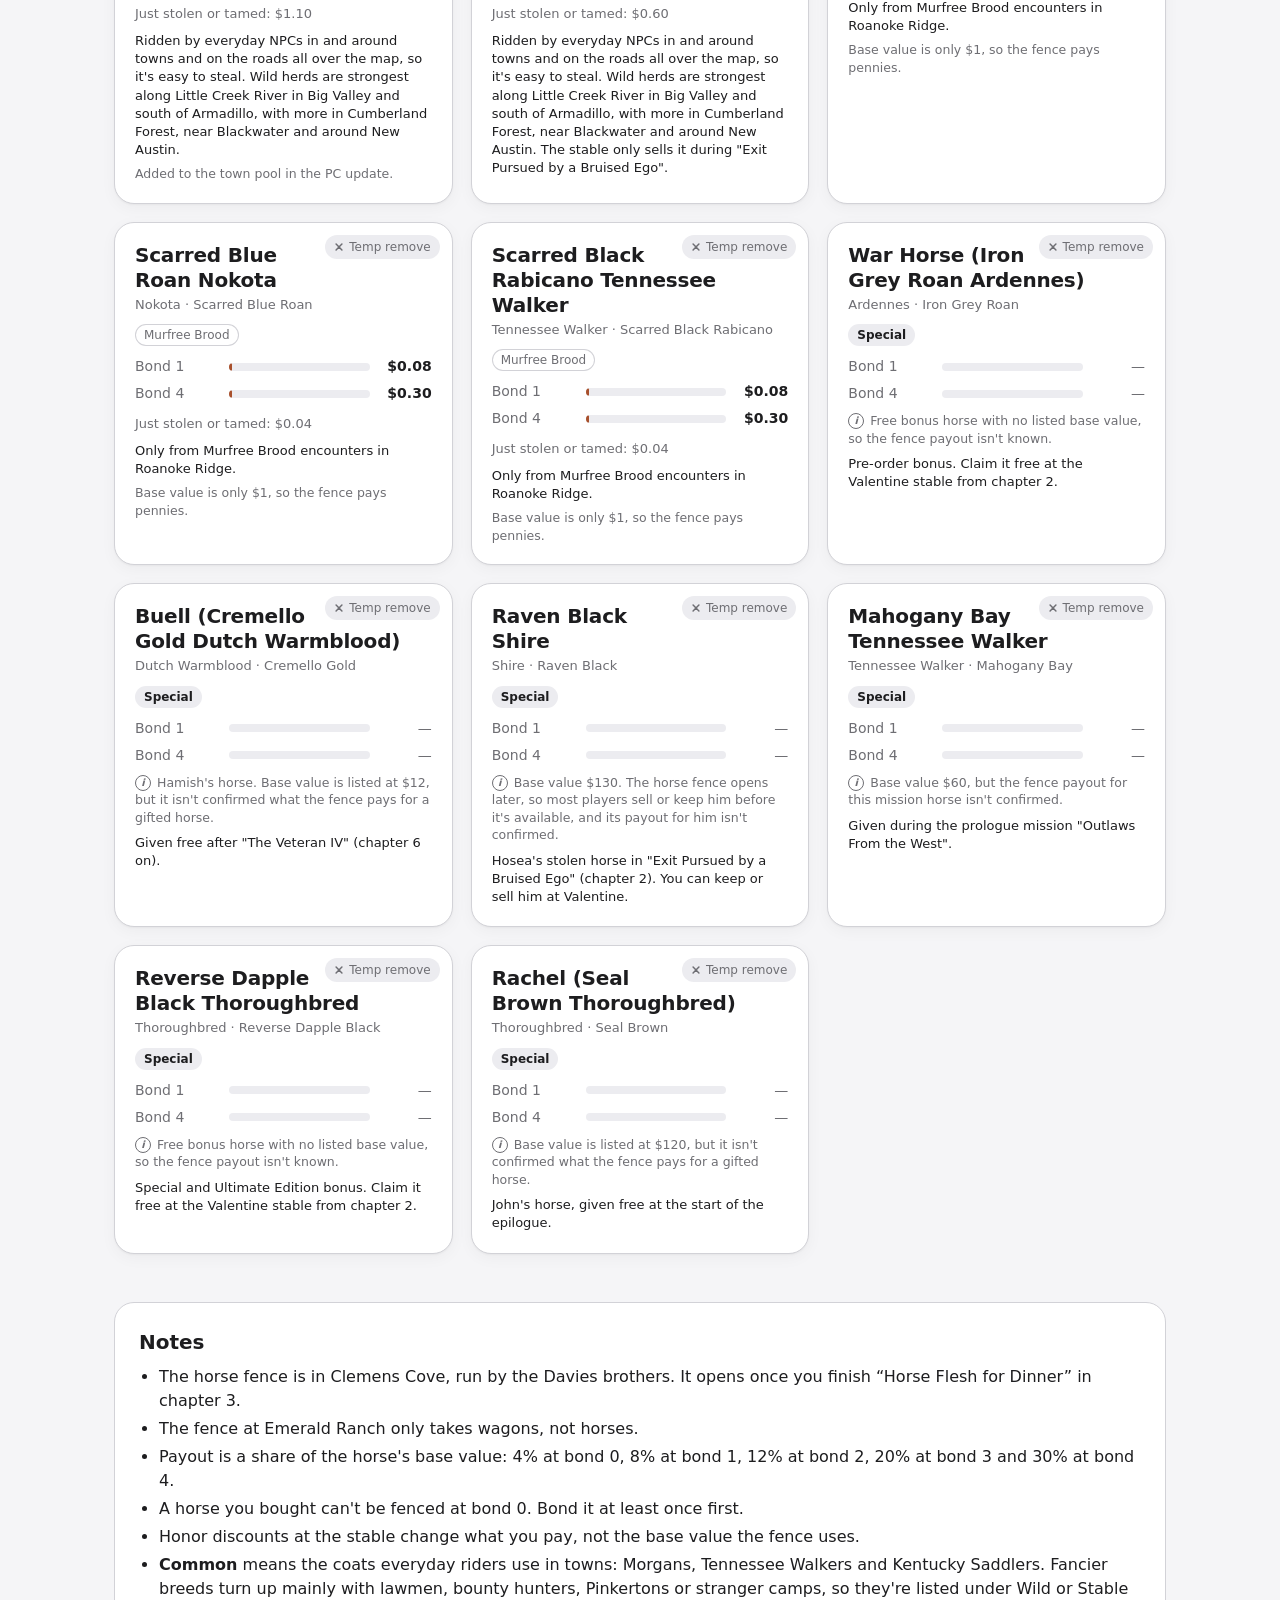
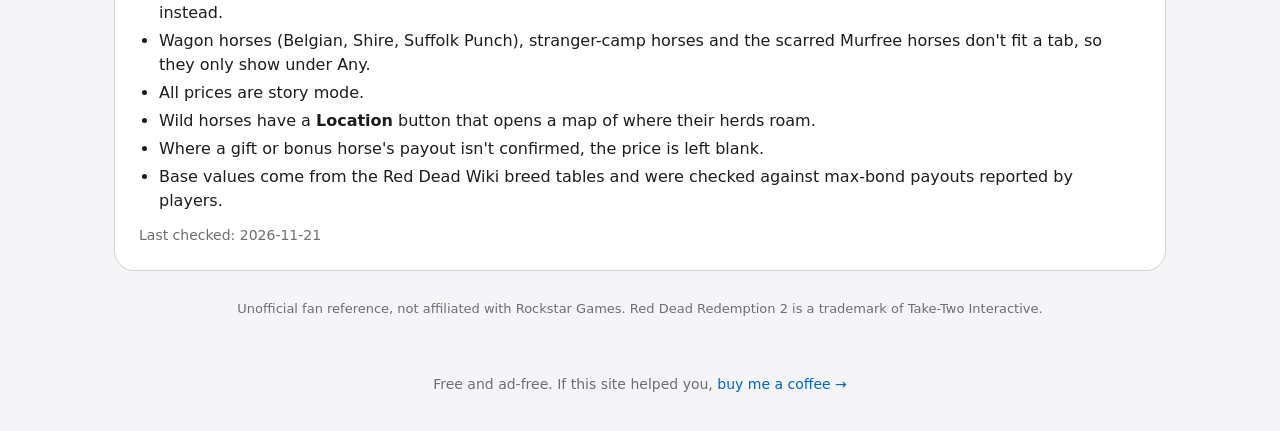
<file: horses/index.html>
<!doctype html>
<html lang="en">
<head>
<meta charset="utf-8">
<meta name="viewport" content="width=device-width, initial-scale=1">
<title>Horse Hunting — RDR2 Horse Fence Prices (Story Mode)</title>
<meta name="description" content="See what the Clemens Cove horse fence pays for every story mode horse in Red Dead Redemption 2, from a fresh theft to a fully bonded mount.">
<link rel="canonical" href="https://rdr2hunting.pages.dev/horses/">
<meta name="color-scheme" content="light dark">
<meta name="theme-color" content="#f5f5f7" media="(prefers-color-scheme: light)">
<meta name="theme-color" content="#000000" media="(prefers-color-scheme: dark)">
<meta property="og:type" content="website">
<meta property="og:site_name" content="RDR2 Hunting Prices">
<meta property="og:title" content="Horse Hunting — RDR2 Horse Fence Prices (Story Mode)">
<meta property="og:description" content="See what the Clemens Cove horse fence pays for every story mode horse in Red Dead Redemption 2, from a fresh theft to a fully bonded mount.">
<meta property="og:url" content="https://rdr2hunting.pages.dev/horses/">
<meta property="og:image" content="https://rdr2hunting.pages.dev/og-image.png">
<meta property="og:image:width" content="1200">
<meta property="og:image:height" content="630">
<meta name="twitter:card" content="summary_large_image">
<meta name="twitter:title" content="Horse Hunting — RDR2 Horse Fence Prices (Story Mode)">
<meta name="twitter:description" content="See what the Clemens Cove horse fence pays for every story mode horse in Red Dead Redemption 2, from a fresh theft to a fully bonded mount.">
<meta name="twitter:image" content="https://rdr2hunting.pages.dev/og-image.png">
<link rel="icon" href="/favicon.ico" sizes="any">
<link rel="icon" href="/favicon.svg" type="image/svg+xml">
<link rel="apple-touch-icon" href="/apple-touch-icon.png">
<link rel="stylesheet" href="/styles.css">
<link rel="stylesheet" href="/horses/horses.css">
<script type="application/ld+json">{"@context":"https://schema.org","@type":"WebPage","name":"Horse Hunting — RDR2 Horse Fence Prices (Story Mode)","url":"https://rdr2hunting.pages.dev/horses/","isPartOf":{"@type":"WebSite","name":"RDR2 Hunting Prices","url":"https://rdr2hunting.pages.dev/"}}</script>
</head>
<body>
<a class="skip" href="#grid">Skip to the horses</a>

<header class="site-header">
  <nav class="sitenav" aria-label="Site sections"><a href="/">Animals</a><a href="/horses/" aria-current="page">Horse Hunting</a></nav>
  <p class="eyebrow">Story mode horse fence reference</p>
  <h1>Horse Hunting</h1>
  <p class="lede">What the horse fence in Clemens Cove pays you for stolen, wild and bought horses.</p>
</header>

<div id="stick-sentinel" class="sentinel" aria-hidden="true"></div>
<div class="searchbar">
  <div class="searchwrap">
   <div class="searchfield">
    <label for="search" class="sr">Search horses</label>
    <div class="field">
      <svg class="icon" viewBox="0 0 20 20" width="18" height="18" aria-hidden="true"><circle cx="8.5" cy="8.5" r="5.5" fill="none" stroke="currentColor" stroke-width="2"/><path d="M13 13l4.5 4.5" stroke="currentColor" stroke-width="2" stroke-linecap="round"/></svg>
      <input id="search" type="text" role="combobox" aria-autocomplete="list" aria-expanded="false" aria-controls="suggestions" aria-haspopup="listbox" autocomplete="off" autocapitalize="off" spellcheck="false" placeholder="Search, like “arabian” or “rachel”">
      <button id="clear" class="clear" type="button" aria-label="Clear search" hidden>
        <svg viewBox="0 0 20 20" width="14" height="14" aria-hidden="true"><path d="M5 5l10 10M15 5L5 15" stroke="currentColor" stroke-width="2" stroke-linecap="round"/></svg>
      </button>
      <kbd class="slash" aria-hidden="true">/</kbd>
    </div>
    <ul id="suggestions" class="suggestions" role="listbox" aria-label="Suggestions" hidden></ul>
   </div>
   <fieldset class="seg cats" id="cats">
      <legend class="sr">Horse category</legend>
      <input type="radio" name="cat" id="cat-any" value="any" checked><label for="cat-any">Any</label>
      <input type="radio" name="cat" id="cat-common" value="common"><label for="cat-common">Common</label>
      <input type="radio" name="cat" id="cat-wild" value="wild"><label for="cat-wild">Wild</label>
      <input type="radio" name="cat" id="cat-stable" value="stable"><label for="cat-stable">Stable</label>
      <input type="radio" name="cat" id="cat-special" value="special"><label for="cat-special">Special</label>
   </fieldset>
   <button type="button" id="sort" class="sortbtn" data-sort="desc" aria-pressed="true" aria-label="Sorted by price, highest first" title="Sorted by price, highest first"><span class="sortin"><svg viewBox="0 0 16 16" width="16" height="16" aria-hidden="true" focusable="false"><path class="up" d="M5 13.5V2.5M2 5.5l3-3 3 3" fill="none" stroke="currentColor" stroke-width="1.7" stroke-linecap="round" stroke-linejoin="round"/><path class="down" d="M11 2.5v11M8 10.5l3 3 3-3" fill="none" stroke="currentColor" stroke-width="1.7" stroke-linecap="round" stroke-linejoin="round"/></svg><span class="sortlbl">Price</span></span></button>
  </div>
</div>

<main>
  <section class="controls" aria-labelledby="legend-h">
    <h2 id="legend-h" class="sr">How prices work</h2>
    <p class="legend" id="legend">The fence pays a fixed share of each horse's base value, and the share grows as your bond with the horse does. Each card shows the payout at bond 1 and at <strong>bond 4</strong>, the max, which is what the Price sort uses.</p>
    <p id="count" class="count" aria-live="polite">Loading…</p>
  </section>

  <div id="grid" class="grid" tabindex="-1"></div>
  <p id="empty" class="msg" role="status" hidden>No horses match. Try a shorter word.</p>
  <p id="error" class="msg error" role="alert" hidden>Sorry, the horse prices could not be loaded. Check your connection and reload the page. If you opened this file straight from disk, serve it with a local web server instead.</p>

  <section class="notes" aria-labelledby="notes-h">
    <h2 id="notes-h">Notes</h2>
    <ul>
      <li>The horse fence is in Clemens Cove, run by the Davies brothers. It opens once you finish “Horse Flesh for Dinner” in chapter 3.</li>
      <li>The fence at Emerald Ranch only takes wagons, not horses.</li>
      <li>Payout is a share of the horse's base value: 4% at bond 0, 8% at bond 1, 12% at bond 2, 20% at bond 3 and 30% at bond 4.</li>
      <li>A horse you bought can't be fenced at bond 0. Bond it at least once first.</li>
      <li>Honor discounts at the stable change what you pay, not the base value the fence uses.</li>
      <li><strong>Common</strong> means the coats everyday riders use in towns: Morgans, Tennessee Walkers and Kentucky Saddlers. Fancier breeds turn up mainly with lawmen, bounty hunters, Pinkertons or stranger camps, so they're listed under Wild or Stable instead.</li>
      <li>Wagon horses (Belgian, Shire, Suffolk Punch), stranger-camp horses and the scarred Murfree horses don't fit a tab, so they only show under Any.</li>
      <li>All prices are story mode.</li>
      <li>Wild horses have a <strong>Location</strong> button that opens a map of where their herds roam.</li>
      <li>Where a gift or bonus horse's payout isn't confirmed, the price is left blank.</li>
      <li>Base values come from the Red Dead Wiki breed tables and were checked against max-bond payouts reported by players.</li>
    </ul>
    <p class="muted">Last checked: <time id="checked">…</time></p>
  </section>

  <p class="disclaimer">Unofficial fan reference, not affiliated with Rockstar Games. Red Dead Redemption 2 is a trademark of Take-Two Interactive.</p>
</main>

<footer class="site-footer">
<p class="kofi">Free and ad-free. If this site helped you, <a href="https://ko-fi.com/marcustravis" target="_blank" rel="noopener">buy me a coffee →</a></p>
</footer>

<button type="button" id="resetpage" class="resetpage" aria-label="Reset page and bring back 0 removed horses" hidden><svg viewBox="0 0 16 16" width="16" height="16" aria-hidden="true" focusable="false"><path d="M13.5 8a5.5 5.5 0 1 0-1.7 3.97M13.5 3.5V8H9" fill="none" stroke="currentColor" stroke-width="1.7" stroke-linecap="round" stroke-linejoin="round" transform="translate(16 0) scale(-1 1)"/></svg><span class="rtext">Reset page (0 removed)</span></button>
<script src="/horses/horses.js"></script>
<!-- Cloudflare Web Analytics --><script type='module' src='https://static.cloudflareinsights.com/beacon.min.js' data-cf-beacon='{"token": "e9f3f237a4974bd6941612621444ef04"}'></script><!-- End Cloudflare Web Analytics -->
</body>
</html>
</file>
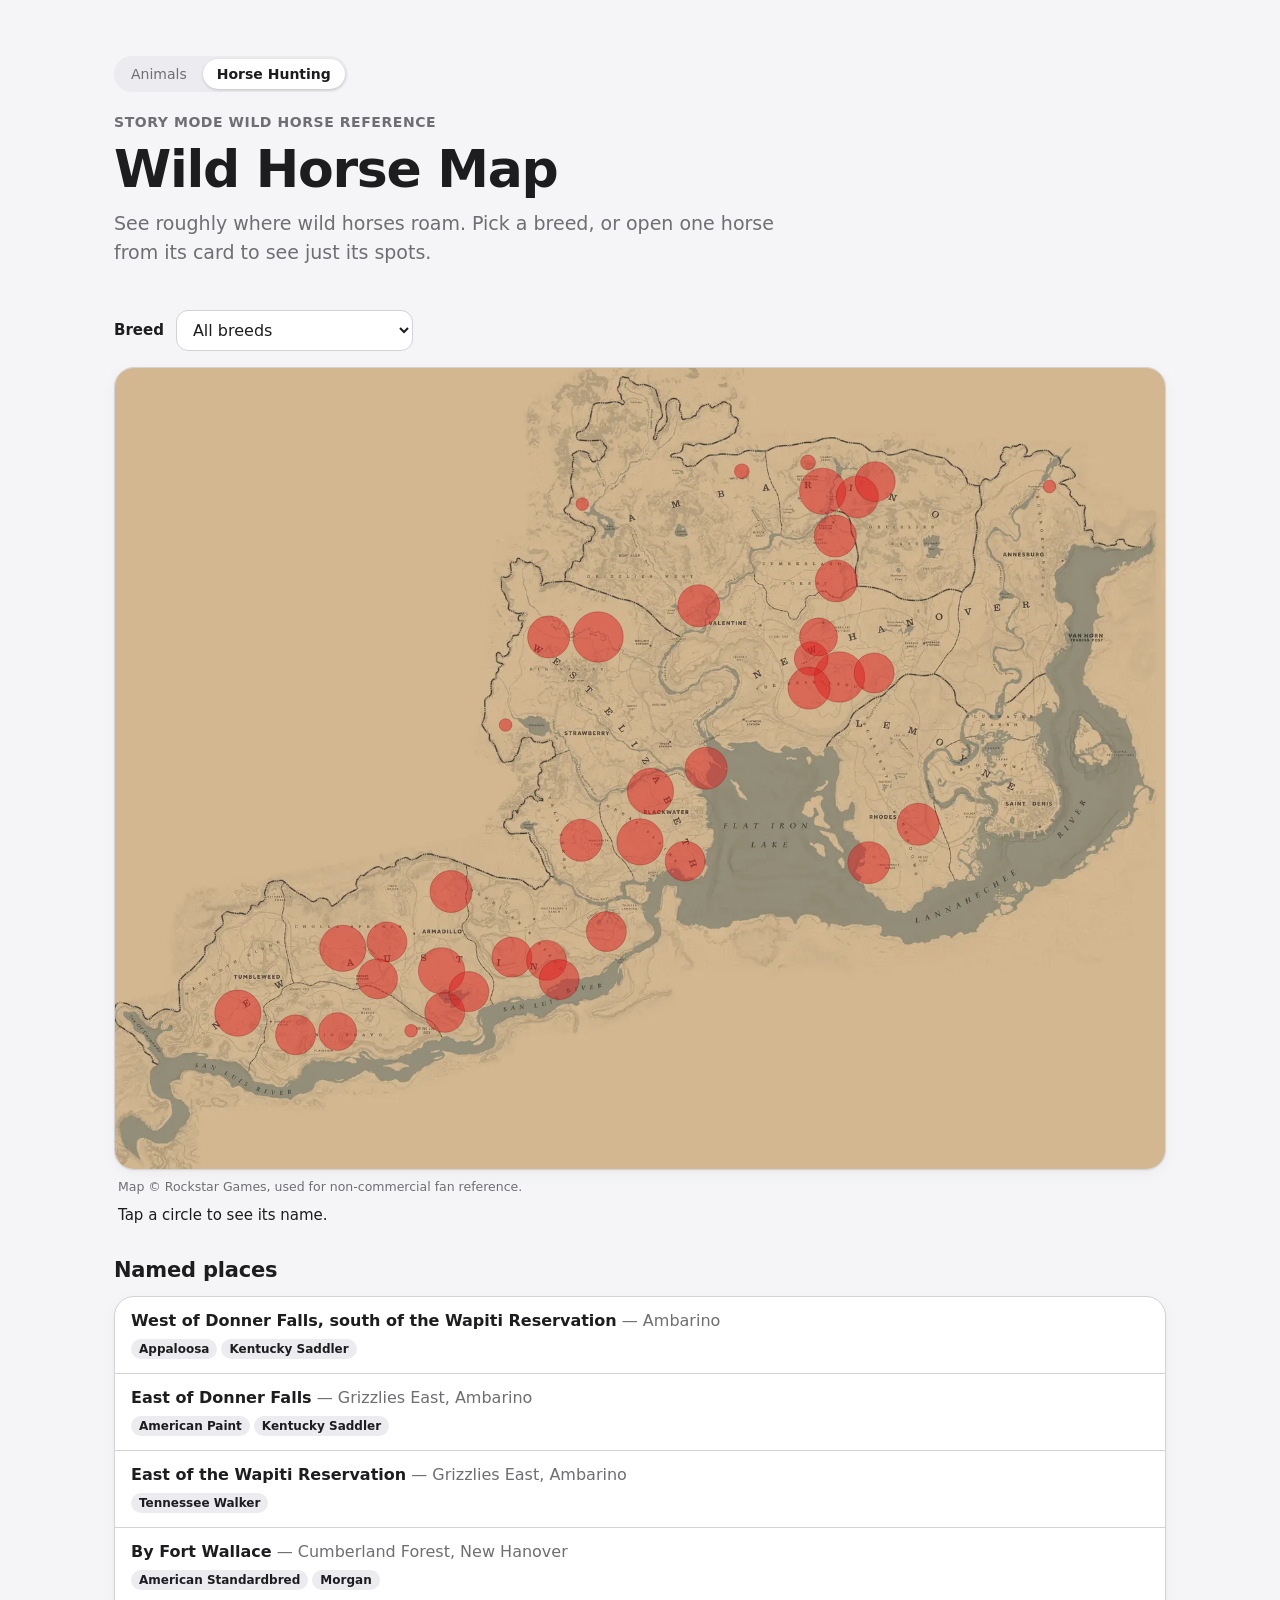
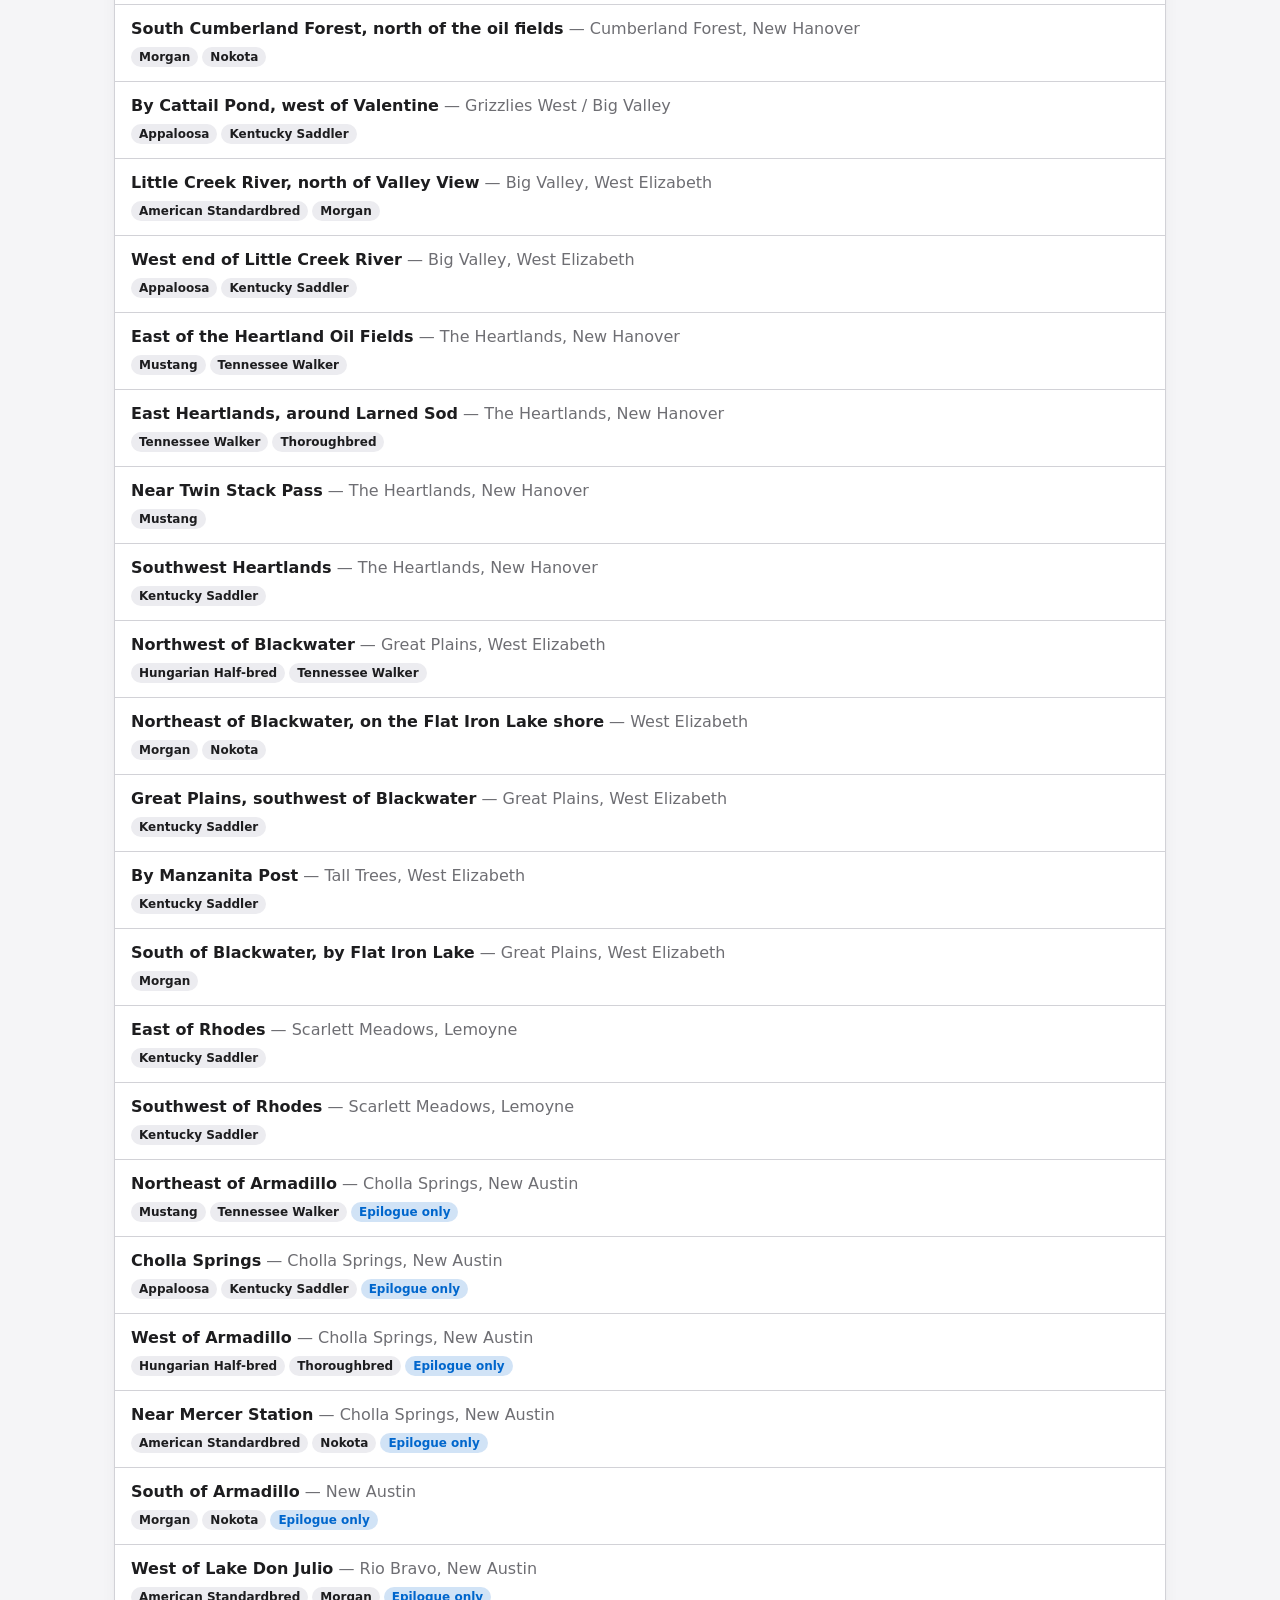
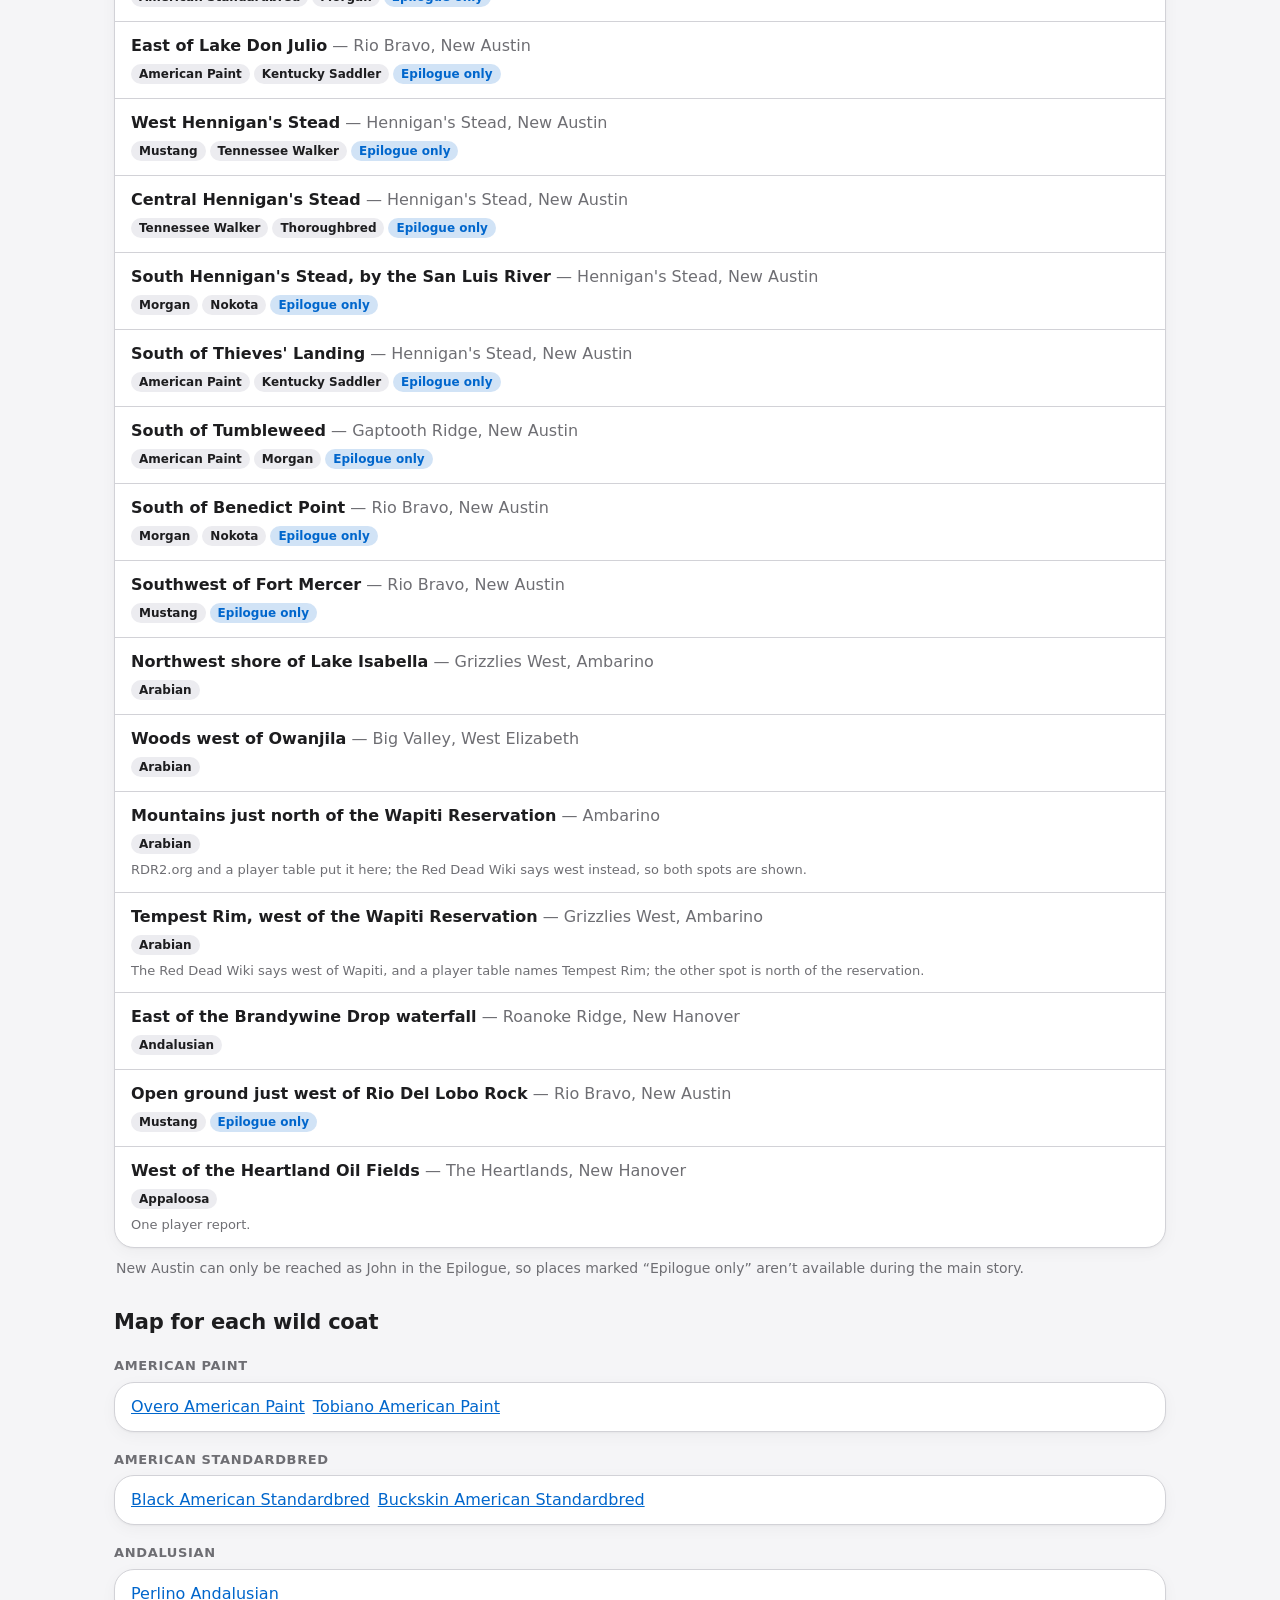
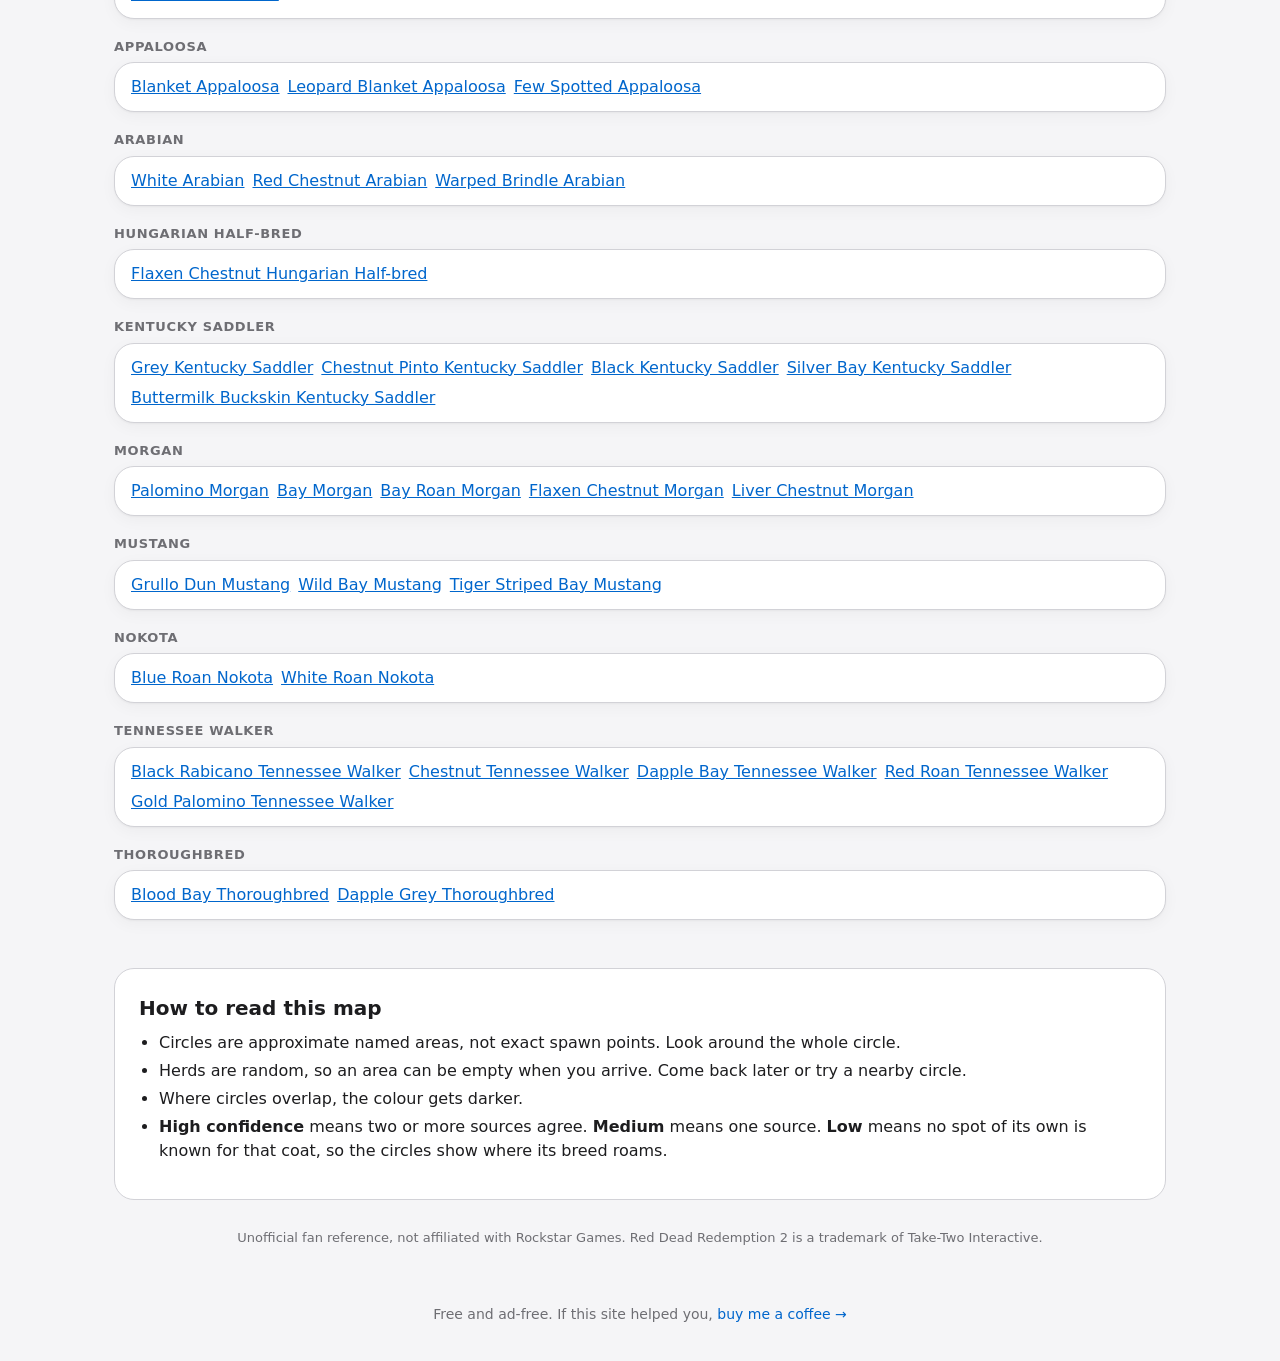
<file: horses/map/index.html>
<!doctype html>
<html lang="en">
<head>
<meta charset="utf-8">
<meta name="viewport" content="width=device-width, initial-scale=1">
<title>Wild Horse Map — RDR2 Horse Hunting (Story Mode)</title>
<meta name="description" content="See roughly where wild horse herds roam in Red Dead Redemption 2, on a map you can filter by breed or by a single coat.">
<link rel="canonical" href="https://rdr2hunting.pages.dev/horses/map/">
<meta name="color-scheme" content="light dark">
<meta name="theme-color" content="#f5f5f7" media="(prefers-color-scheme: light)">
<meta name="theme-color" content="#000000" media="(prefers-color-scheme: dark)">
<meta property="og:type" content="website">
<meta property="og:site_name" content="RDR2 Hunting Prices">
<meta property="og:title" content="Wild Horse Map — RDR2 Horse Hunting (Story Mode)">
<meta property="og:description" content="See roughly where wild horse herds roam in Red Dead Redemption 2, on a map you can filter by breed or by a single coat.">
<meta property="og:url" content="https://rdr2hunting.pages.dev/horses/map/">
<meta property="og:image" content="https://rdr2hunting.pages.dev/og-image.png">
<meta property="og:image:width" content="1200">
<meta property="og:image:height" content="630">
<meta name="twitter:card" content="summary_large_image">
<meta name="twitter:title" content="Wild Horse Map — RDR2 Horse Hunting (Story Mode)">
<meta name="twitter:description" content="See roughly where wild horse herds roam in Red Dead Redemption 2, on a map you can filter by breed or by a single coat.">
<meta name="twitter:image" content="https://rdr2hunting.pages.dev/og-image.png">
<link rel="icon" href="/favicon.ico" sizes="any">
<link rel="icon" href="/favicon.svg" type="image/svg+xml">
<link rel="apple-touch-icon" href="/apple-touch-icon.png">
<link rel="stylesheet" href="/styles.css">
<link rel="stylesheet" href="/horses/horses.css">
<link rel="stylesheet" href="/horses/map/map.css">
<script type="application/ld+json">{"@context":"https://schema.org","@type":"WebPage","name":"Wild Horse Map — RDR2 Horse Hunting (Story Mode)","url":"https://rdr2hunting.pages.dev/horses/map/","isPartOf":{"@type":"WebSite","name":"RDR2 Hunting Prices","url":"https://rdr2hunting.pages.dev/"}}</script>
</head>
<body>
<a class="skip" href="#mapfig">Skip to the map</a>

<header class="site-header">
  <nav class="sitenav" aria-label="Site sections"><a href="/">Animals</a><a href="/horses/" aria-current="page">Horse Hunting</a></nav>
  <p class="eyebrow">Story mode wild horse reference</p>
  <h1>Wild Horse Map</h1>
  <p class="lede">See roughly where wild horses roam. Pick a breed, or open one horse from its card to see just its spots.</p>
</header>

<main>
  <section id="head" class="maphead"></section>

  <figure class="map" id="mapfig">
    <div class="mapbar"><button type="button" id="zoomtoggle" class="zoomtoggle" aria-pressed="true" hidden>Show whole map</button></div>
    <div class="mapwrap">
      <div class="mapinner" id="mapinner">
        <img id="mapimg" src="/horses/map/rdr2-map-1600.webp" srcset="/horses/map/rdr2-map-1600.webp 1600w, /horses/map/rdr2-map.webp 3200w" sizes="(max-width: 1100px) 100vw, 1100px" width="3200" height="2441" alt="Red Dead Redemption 2 world map" decoding="async">
        <svg id="overlay" viewBox="0 0 3200 2441" preserveAspectRatio="none" aria-label="Wild horse areas"></svg>
      </div>
    </div>
    <figcaption>Map © Rockstar Games, used for non-commercial fan reference.</figcaption>
  </figure>
  <p id="tapped" class="tapped" aria-live="polite">Tap a circle to see its name.</p>
  <p id="error" class="msg error" role="alert" hidden>Sorry, the map data could not be loaded. Check your connection and reload the page. If you opened this file straight from disk, serve it with a local web server instead.</p>

  <section id="places" class="places"></section>
  <section id="coatlinks" class="places" hidden></section>

  <section class="notes" aria-labelledby="how-h">
    <h2 id="how-h">How to read this map</h2>
    <ul>
      <li>Circles are approximate named areas, not exact spawn points. Look around the whole circle.</li>
      <li>Herds are random, so an area can be empty when you arrive. Come back later or try a nearby circle.</li>
      <li>Where circles overlap, the colour gets darker.</li>
      <li><strong>High confidence</strong> means two or more sources agree. <strong>Medium</strong> means one source. <strong>Low</strong> means no spot of its own is known for that coat, so the circles show where its breed roams.</li>
    </ul>
  </section>

  <p class="disclaimer">Unofficial fan reference, not affiliated with Rockstar Games. Red Dead Redemption 2 is a trademark of Take-Two Interactive.</p>
</main>

<footer class="site-footer">
<p class="kofi">Free and ad-free. If this site helped you, <a href="https://ko-fi.com/marcustravis" target="_blank" rel="noopener">buy me a coffee →</a></p>
</footer>

<script src="/horses/map/map.js"></script>
<!-- Cloudflare Web Analytics --><script type='module' src='https://static.cloudflareinsights.com/beacon.min.js' data-cf-beacon='{"token": "e9f3f237a4974bd6941612621444ef04"}'></script><!-- End Cloudflare Web Analytics -->
</body>
</html>
</file>
<file: styles.css>
:root{
  --bg:#f5f5f7;--surface:#fff;--fg:#1d1d1f;--muted:#6e6e73;--line:#d2d2d7;--accent:#0066cc;
  --track:#ececf0;--butcher:#a8502c;--trapper:#4f7482;--hl:rgba(0,102,204,.18);
  --shadow:0 1px 2px rgba(0,0,0,.04),0 4px 16px rgba(0,0,0,.04);
  --font:-apple-system,BlinkMacSystemFont,"SF Pro Text","Helvetica Neue",system-ui,"Segoe UI",sans-serif;
}
@media (prefers-color-scheme:dark){
  :root{
    --bg:#000;--surface:#1c1c1e;--fg:#f5f5f7;--muted:#a1a1a6;--line:#38383a;--accent:#2997ff;
    --track:#2c2c2e;--butcher:#d98a62;--trapper:#8db4c4;--hl:rgba(41,151,255,.28);
    --shadow:none;
  }
}
*{box-sizing:border-box}
html{scroll-behavior:smooth;-webkit-text-size-adjust:100%}
body{margin:0;background:var(--bg);color:var(--fg);font:16px/1.5 var(--font);font-variant-numeric:tabular-nums;-webkit-font-smoothing:antialiased}
a{color:var(--accent)}
:focus-visible{outline:3px solid var(--accent);outline-offset:2px;border-radius:6px}
.sr{position:absolute!important;width:1px;height:1px;margin:-1px;padding:0;overflow:hidden;clip:rect(0 0 0 0);white-space:nowrap;border:0}
.skip{position:absolute;left:12px;top:-60px;background:var(--surface);color:var(--fg);padding:8px 14px;border-radius:10px;z-index:20}
.skip:focus{top:12px}
.muted{color:var(--muted)}

.site-header,main,.searchwrap{max-width:1100px;margin:0 auto;padding-left:24px;padding-right:24px}
.site-header{padding-top:56px;padding-bottom:24px}
.eyebrow{margin:0 0 8px;font-size:14px;font-weight:600;letter-spacing:.04em;text-transform:uppercase;color:var(--muted)}
h1{margin:0;font-size:clamp(34px,6vw,52px);line-height:1.08;letter-spacing:-.025em;font-weight:700}
.lede{margin:12px 0 0;font-size:19px;color:var(--muted);max-width:36em}

.sentinel{height:1px;margin-bottom:-1px;pointer-events:none;visibility:hidden}
.searchbar{position:sticky;top:env(safe-area-inset-top,0px);z-index:10;padding:10px 0;background:color-mix(in srgb,var(--bg) 72%,transparent);-webkit-backdrop-filter:saturate(180%) blur(20px);backdrop-filter:saturate(180%) blur(20px);border-bottom:1px solid transparent;transition:border-color .2s,box-shadow .2s}
.searchbar.is-stuck{border-bottom-color:var(--line);box-shadow:0 4px 18px rgba(0,0,0,.08)}
@supports not ((backdrop-filter:blur(1px)) or (-webkit-backdrop-filter:blur(1px))){.searchbar{background:color-mix(in srgb,var(--bg) 96%,transparent)}}
@media (prefers-reduced-transparency:reduce){.searchbar{background:var(--bg);-webkit-backdrop-filter:none;backdrop-filter:none}}
.searchwrap{position:relative;display:flex;align-items:center;gap:12px}
.searchfield{position:relative;flex:1;min-width:0}
.field{position:relative;display:flex;align-items:center;background:var(--surface);border:1px solid var(--line);border-radius:14px;box-shadow:var(--shadow)}
.field:focus-within{border-color:var(--accent);box-shadow:0 0 0 3px var(--hl)}
.field .icon{position:absolute;left:14px;color:var(--muted);pointer-events:none}
#search{flex:1;min-width:0;border:0;background:transparent;color:var(--fg);font:inherit;font-size:17px;padding:13px 76px 13px 42px;border-radius:14px}
#search:focus,#search:focus-visible{outline:none}
#search::placeholder{color:var(--muted)}
.clear{position:absolute;right:42px;width:28px;height:28px;border:0;border-radius:50%;background:var(--track);color:var(--muted);display:grid;place-items:center;cursor:pointer}
.clear[hidden]{display:none}
.clear:hover{color:var(--fg)}
.slash{position:absolute;right:12px;font:inherit;font-size:13px;color:var(--muted);border:1px solid var(--line);border-radius:6px;padding:0 7px;line-height:20px}
@media (hover:none){.slash{display:none}#search{padding-right:46px}.clear{right:10px}}

.suggestions{position:absolute;z-index:2;left:0;right:0;top:calc(100% + 6px);margin:0;padding:6px;list-style:none;background:var(--surface);border:1px solid var(--line);border-radius:14px;box-shadow:0 10px 30px rgba(0,0,0,.14);max-height:60vh;overflow:auto}
.suggestions[hidden]{display:none}
.suggestions li{padding:9px 12px;border-radius:9px;cursor:pointer;display:flex;flex-wrap:wrap;gap:2px 10px;align-items:baseline}
.suggestions li[aria-selected="true"],.suggestions li:hover{background:var(--accent);color:#fff}
.suggestions .aka{font-size:14px;color:var(--muted)}
.suggestions li[aria-selected="true"] .aka,.suggestions li:hover .aka{color:rgba(255,255,255,.85)}
.suggestions mark{background:none;color:inherit;font-weight:700}

main{padding-top:20px;padding-bottom:8px}
.controls{display:flex;flex-wrap:wrap;gap:12px 20px;align-items:center;margin-bottom:20px}
.legend{margin:0;flex:1 1 320px;font-size:15px;color:var(--muted)}
.legend strong{color:var(--fg);font-weight:600}
.seg{position:relative;flex:none;display:inline-flex;margin:0;padding:3px;border:0;background:var(--track);border-radius:11px;gap:2px}
.seg input{position:absolute;opacity:0;pointer-events:none}
.seg label{padding:7px 14px;border-radius:9px;font-size:15px;font-weight:500;cursor:pointer;color:var(--muted);white-space:nowrap}
.seg .stars{font-size:11px;letter-spacing:1px;color:var(--butcher)}
.seg input:checked+label{background:var(--surface);color:var(--fg);box-shadow:0 1px 3px rgba(0,0,0,.18);font-weight:600}
.seg input:focus-visible+label{outline:3px solid var(--accent);outline-offset:1px}
.seg label{line-height:22px}
.sortbtn{flex:none;height:44px;margin:0;padding:3px;border:0;border-radius:11px;background:var(--track);color:var(--muted);font:inherit;font-size:15px;font-weight:500;line-height:22px;cursor:pointer;white-space:nowrap;-webkit-tap-highlight-color:transparent}
.sortin{display:flex;align-items:center;gap:6px;height:100%;padding:0 12px;border-radius:9px}
.sortbtn svg{flex:none;display:block}
.sortbtn .up,.sortbtn .down{transition:opacity .15s,color .15s}
.sortbtn[data-sort="desc"] .up,.sortbtn[data-sort="asc"] .down{opacity:.3}
.sortbtn[data-sort="desc"] .down,.sortbtn[data-sort="asc"] .up{color:var(--accent);stroke-width:2.1}
.sortbtn[aria-pressed="true"] .sortin{background:var(--surface);color:var(--fg);box-shadow:0 1px 3px rgba(0,0,0,.18);font-weight:600}
.sortbtn:focus-visible{outline:3px solid var(--accent);outline-offset:1px}
@media (max-width:599px){
  .searchbar{padding:8px 0}
  .searchwrap{flex-wrap:wrap;gap:8px}
  .searchfield{flex:1 1 100%}
  #search{padding-top:10px;padding-bottom:10px}
  .seg{flex:1 1 0;min-width:0;display:grid;grid-template-columns:repeat(4,auto);justify-content:space-between;padding:2px;gap:0}
  .seg label{padding:5px 8px;text-align:center;font-size:14px}
  .seg .stars{display:none}
  .sortbtn{height:38px;font-size:14px;padding:2px}
  .sortin{padding:0 8px;gap:4px}
}
@media (max-width:379px){.seg label{padding:5px 6px}.sortin{padding:0 7px}}
.count{margin:0;flex-basis:100%;font-size:14px;color:var(--muted)}

.grid{display:grid;grid-template-columns:1fr;gap:18px;outline:none}
@media (min-width:640px){.grid{grid-template-columns:repeat(2,1fr)}}
@media (min-width:980px){.grid{grid-template-columns:repeat(3,1fr)}}
.card{background:var(--surface);border:1px solid var(--line);border-radius:20px;padding:20px;box-shadow:var(--shadow);scroll-margin-top:calc(var(--stick-h,120px) + env(safe-area-inset-top,0px) + 16px);transition:box-shadow .4s,border-color .4s}
.card{position:relative}
.card[hidden]{display:none}
.card.leaving{opacity:0;transform:scale(.96);pointer-events:none;transition:opacity .22s ease,transform .22s ease,box-shadow .4s,border-color .4s}
.tempremove{position:relative;float:right;margin:-8px -8px 6px 10px;display:inline-flex;align-items:center;gap:5px;height:24px;padding:0 9px;border:0;border-radius:999px;background:var(--track);color:var(--muted);font:inherit;font-size:12px;font-weight:500;line-height:1;white-space:nowrap;cursor:pointer;-webkit-tap-highlight-color:transparent;transition:color .15s}
.tempremove svg{flex:none;display:block}
.tempremove:hover,.tempremove:focus-visible{color:var(--fg)}
.tempremove:focus-visible{outline:3px solid var(--accent);outline-offset:2px;border-radius:999px}
@media (hover:none),(max-width:599px){.tempremove::before{content:"";position:absolute;inset:-10px -6px}}
.resetpage{position:fixed;left:50%;transform:translateX(-50%);bottom:calc(16px + env(safe-area-inset-bottom,0px));z-index:15;display:inline-flex;align-items:center;gap:8px;height:44px;margin:0;padding:0 18px;border:1px solid var(--line);border-radius:999px;font:inherit;font-size:15px;font-weight:600;color:var(--fg);white-space:nowrap;cursor:pointer;background:color-mix(in srgb,var(--surface) 78%,transparent);-webkit-backdrop-filter:saturate(180%) blur(20px);backdrop-filter:saturate(180%) blur(20px);box-shadow:0 6px 24px rgba(0,0,0,.14);animation:resetin .25s ease-out}
.resetpage[hidden]{display:none}
.resetpage svg{flex:none;display:block}
@keyframes resetin{from{opacity:0;transform:translate(-50%,12px)}to{opacity:1;transform:translate(-50%,0)}}
@supports not ((backdrop-filter:blur(1px)) or (-webkit-backdrop-filter:blur(1px))){.resetpage{background:var(--surface)}}
@media (prefers-reduced-transparency:reduce){.resetpage{background:var(--surface);-webkit-backdrop-filter:none;backdrop-filter:none}}
html.has-reset body{padding-bottom:calc(80px + env(safe-area-inset-bottom,0px))}
.card.flash{border-color:var(--accent);box-shadow:0 0 0 4px var(--hl)}
.grid.items{gap:12px;grid-template-columns:1fr}
@media (min-width:560px){.grid.items{grid-template-columns:repeat(2,1fr)}}
@media (min-width:820px){.grid.items{grid-template-columns:repeat(3,1fr)}}
@media (min-width:1100px){.grid.items{grid-template-columns:repeat(4,1fr)}}
.item-card{padding:14px;border-radius:16px;min-width:0}
.item-card h2{font-size:16px;line-height:1.25}
.item-card .meta{margin:2px 0 0;font-size:12.5px;line-height:1.35;color:var(--muted)}
.item-card .pill{margin:8px 0 8px;padding:2px 9px;font-size:12px}
.item-card .bars{gap:5px}
.item-card .bars li{grid-template-columns:50px 1fr auto;gap:8px;font-size:13px}
.item-card .bars .val{min-width:48px}
.item-card .meatrow{align-items:baseline;justify-content:flex-start;gap:6px}
.item-card .meatrow .val{font-size:20px;letter-spacing:-.01em}
.card h2{margin:0;font-size:20px;line-height:1.25;letter-spacing:-.01em}
.card .group{margin:2px 0 0;font-size:13px;color:var(--muted)}
.pill{display:inline-block;margin:12px 0 4px;padding:3px 10px;border-radius:999px;background:var(--track);font-size:12.5px;font-weight:600}
.pill .stars{color:var(--butcher);letter-spacing:1px;margin-right:4px}
.item{padding:12px 0;border-top:1px solid var(--line)}
.item:first-of-type{margin-top:6px}
.item h3{margin:0;font-size:12px;font-weight:600;letter-spacing:.05em;text-transform:uppercase;color:var(--muted)}
.item .iname{margin:1px 0 8px;font-size:15px;font-weight:600}
.bars{list-style:none;margin:0;padding:0;display:grid;gap:6px}
.bars li{display:grid;grid-template-columns:58px 1fr auto;align-items:center;gap:10px;font-size:14px}
.bars .lbl{color:var(--muted)}
.track{display:block;height:8px;border-radius:4px;background:var(--track);overflow:hidden}
.bar{display:block;height:100%;border-radius:4px;min-width:3px}
.bar.butcher{background:var(--butcher)}
.bar.trapper{background:var(--trapper)}
.bars .val{min-width:52px;text-align:right;font-weight:600}
.bars .none .val{color:var(--muted);font-weight:400}
.inote{margin:8px 0 0;font-size:12.5px;line-height:1.4;color:var(--muted)}
.inote::before{content:"i";display:inline-grid;place-items:center;width:14px;height:14px;margin-right:6px;border:1px solid var(--muted);border-radius:50%;font-size:10px;font-style:italic;font-weight:700;vertical-align:1px}
.dash{margin:0;font-size:15px}
.meatrow{margin:0;font-size:15px;display:flex;justify-content:space-between;gap:10px}
.meatrow .val{font-weight:600}
.meatrow .sub{color:var(--muted);font-size:12.5px}
.extra{margin:4px 0 0;padding-top:12px;border-top:1px solid var(--line);font-size:12.5px;line-height:1.45;color:var(--muted)}
.extra p{margin:0 0 4px}

.msg{padding:28px 0;text-align:center;color:var(--muted);font-size:17px}
.msg[hidden]{display:none}
.msg.error{color:var(--fg)}
.notes{margin-top:48px;padding:24px;background:var(--surface);border:1px solid var(--line);border-radius:20px}
.notes h2{margin:0 0 8px;font-size:20px}
.notes ul{margin:0 0 12px;padding-left:20px}
.notes li{margin:4px 0}
.notes p{margin:0;font-size:14px}
.disclaimer{margin:28px 0 0;text-align:center;font-size:13px;color:var(--muted)}

.kofi{max-width:1200px;margin:48px auto 36px;padding:0 24px;text-align:center;color:var(--muted);font-size:14px} .kofi a{color:var(--accent);text-decoration:none} .kofi a:hover{text-decoration:underline}

.notfound{max-width:560px;margin:0 auto;padding:96px 24px 0;text-align:center}
.notfound p{color:var(--muted);font-size:18px}

/* top nav between site pages */
.sitenav{display:inline-flex;margin:0 0 20px;padding:3px;gap:2px;background:var(--track);border-radius:999px}
.sitenav a{padding:5px 14px;border-radius:999px;font-size:14px;font-weight:500;line-height:20px;color:var(--muted);text-decoration:none;white-space:nowrap}
.sitenav a:hover{color:var(--fg)}
.sitenav a[aria-current="page"]{background:var(--surface);color:var(--fg);font-weight:600;box-shadow:0 1px 3px rgba(0,0,0,.18)}
.sitenav a:focus-visible{outline:3px solid var(--accent);outline-offset:1px;border-radius:999px}
@media (max-width:599px){.site-header{padding-top:32px}}

@media (prefers-reduced-motion:reduce){
  html{scroll-behavior:auto}
  *{transition:none!important;animation:none!important}
}
</file>
<file: horses/horses.css>
@media (max-width:599px){
  .seg.cats{grid-template-columns:repeat(5,auto)}
  .seg.cats label{padding:5px 6px;font-size:13px}
  .searchwrap{padding-left:16px;padding-right:16px}
  .sortin{padding:0 6px;gap:3px}
  .sortbtn{font-size:13px}
}
.cat-pills{display:flex;flex-wrap:wrap;gap:6px;margin:10px 0 4px;padding:0;list-style:none}
.cat-pills li{padding:2px 9px;border-radius:999px;background:var(--track);font-size:12px;font-weight:600}
.cat-pills li.tag{background:transparent;box-shadow:inset 0 0 0 1px var(--line);color:var(--muted);font-weight:500}
.hcard{min-width:0}
.locrow{margin:8px 0 0}
.locbtn{display:inline-flex;align-items:center;gap:5px;height:24px;padding:0 10px;border-radius:999px;box-shadow:inset 0 0 0 1px var(--accent);color:var(--accent);font-size:12px;font-weight:600;line-height:1;text-decoration:none;white-space:nowrap;-webkit-tap-highlight-color:transparent;transition:background .15s}
.locbtn:hover{background:var(--hl)}
.locbtn:focus-visible{outline:3px solid var(--accent);outline-offset:2px;border-radius:999px}
.hcard .bars{margin-top:10px}
.hcard .bars li{grid-template-columns:84px 1fr auto}
.hcard .prices{margin:10px 0 0;font-size:13px;color:var(--muted)}
.hcard .where{margin:8px 0 0;font-size:13px;line-height:1.4}
.hcard .note{margin:6px 0 0;font-size:12.5px;line-height:1.4;color:var(--muted)}
</file>
<file: horses/map/map.css>
main{overflow-x:clip}
.maphead{margin:0 0 16px}
.maphead h2{margin:0;font-size:24px;letter-spacing:-.015em}
.maphead p{margin:6px 0 0;font-size:15px;color:var(--muted)}
.maphead .links{display:flex;flex-wrap:wrap;gap:6px 18px;margin-top:10px;font-size:15px}
.maphead .warn{padding:10px 14px;border-radius:14px;background:var(--surface);border:1px solid var(--line);color:var(--fg)}
.conf{display:inline-block;padding:2px 10px;border-radius:999px;font-size:12.5px;font-weight:600;background:var(--track);color:var(--fg)}
.conf.high{background:#d9f2e0;color:#14532d}
.conf.medium{background:#fdf0cc;color:#6b4a00}
.conf.low{background:#fbdcdc;color:#7a1d1d}
@media (prefers-color-scheme:dark){
  .conf.high{background:#143d22;color:#9fe3b4}
  .conf.medium{background:#4a3a0c;color:#f3d98a}
  .conf.low{background:#4d1c1c;color:#f4b1b1}
}

.filter{display:flex;flex-wrap:wrap;align-items:center;gap:8px 12px;margin:0 0 16px}
.filter label{font-size:15px;font-weight:600}
.filter select{font:inherit;font-size:16px;color:var(--fg);background:var(--surface);border:1px solid var(--line);border-radius:12px;padding:9px 12px;max-width:100%}

.map{margin:0 auto;max-width:1100px}
.mapwrap{position:relative;width:100%;aspect-ratio:3200/2441;border-radius:20px;overflow:hidden;border:1px solid var(--line);box-shadow:var(--shadow);background:var(--track)}
.mapinner{position:absolute;left:0;top:0;width:100%;height:100%;transition:left .35s ease,top .35s ease,width .35s ease,height .35s ease}
@media (prefers-reduced-motion:reduce){.mapinner{transition:none}}
.mapwrap img{display:block;width:100%;height:100%}
.mapwrap svg{position:absolute;inset:0;width:100%;height:100%}
.mapbar{display:flex;justify-content:flex-end;margin:0 0 8px}
.mapbar:has(button[hidden]){display:none}
.zoomtoggle{font:inherit;font-size:14px;font-weight:600;color:var(--fg);background:var(--surface);border:1px solid var(--line);border-radius:999px;padding:6px 14px;cursor:pointer}
.zoomtoggle:hover{border-color:var(--accent)}
.mapwrap .area{cursor:pointer;outline:none}
.mapwrap circle.hit{stroke:none;pointer-events:all}
.mapwrap circle.spot{stroke:#8f1010;stroke-opacity:.5;stroke-width:2}
.mapwrap .area:hover circle.spot{stroke-opacity:1}
.mapwrap .area:focus-visible circle.spot{stroke:#fff;stroke-opacity:1;stroke-width:6}
.map figcaption{margin:8px 4px 0;font-size:12.5px;color:var(--muted)}
.tapped{margin:8px 4px 0;font-size:15px;min-height:1.5em}

.places{margin:28px 0 0}
.places h2{margin:0 0 10px;font-size:21px;letter-spacing:-.01em}
.places h3{margin:18px 0 6px;font-size:13px;font-weight:600;letter-spacing:.05em;text-transform:uppercase;color:var(--muted)}
.places ul{margin:0;padding:0;list-style:none;background:var(--surface);border:1px solid var(--line);border-radius:20px;box-shadow:var(--shadow)}
.places li{padding:12px 16px;border-top:1px solid var(--line);overflow-wrap:anywhere}
.places li:first-child{border-top:0}
.places .region{color:var(--muted)}
.places .anote{margin:4px 0 0;font-size:13px;color:var(--muted)}
.badge{display:inline-block;margin:0 4px 0 0;padding:1px 8px;border-radius:999px;font-size:12px;font-weight:600;background:var(--track);color:var(--fg);vertical-align:1px}
.badge.epi{background:var(--hl);color:var(--accent)}
.places .epinote{margin:10px 2px 0;font-size:14px;color:var(--muted)}
.coatgroup ul{display:flex;flex-wrap:wrap;gap:6px 8px;padding:12px 16px}
.coatgroup li{padding:0;border:0}
</file>
